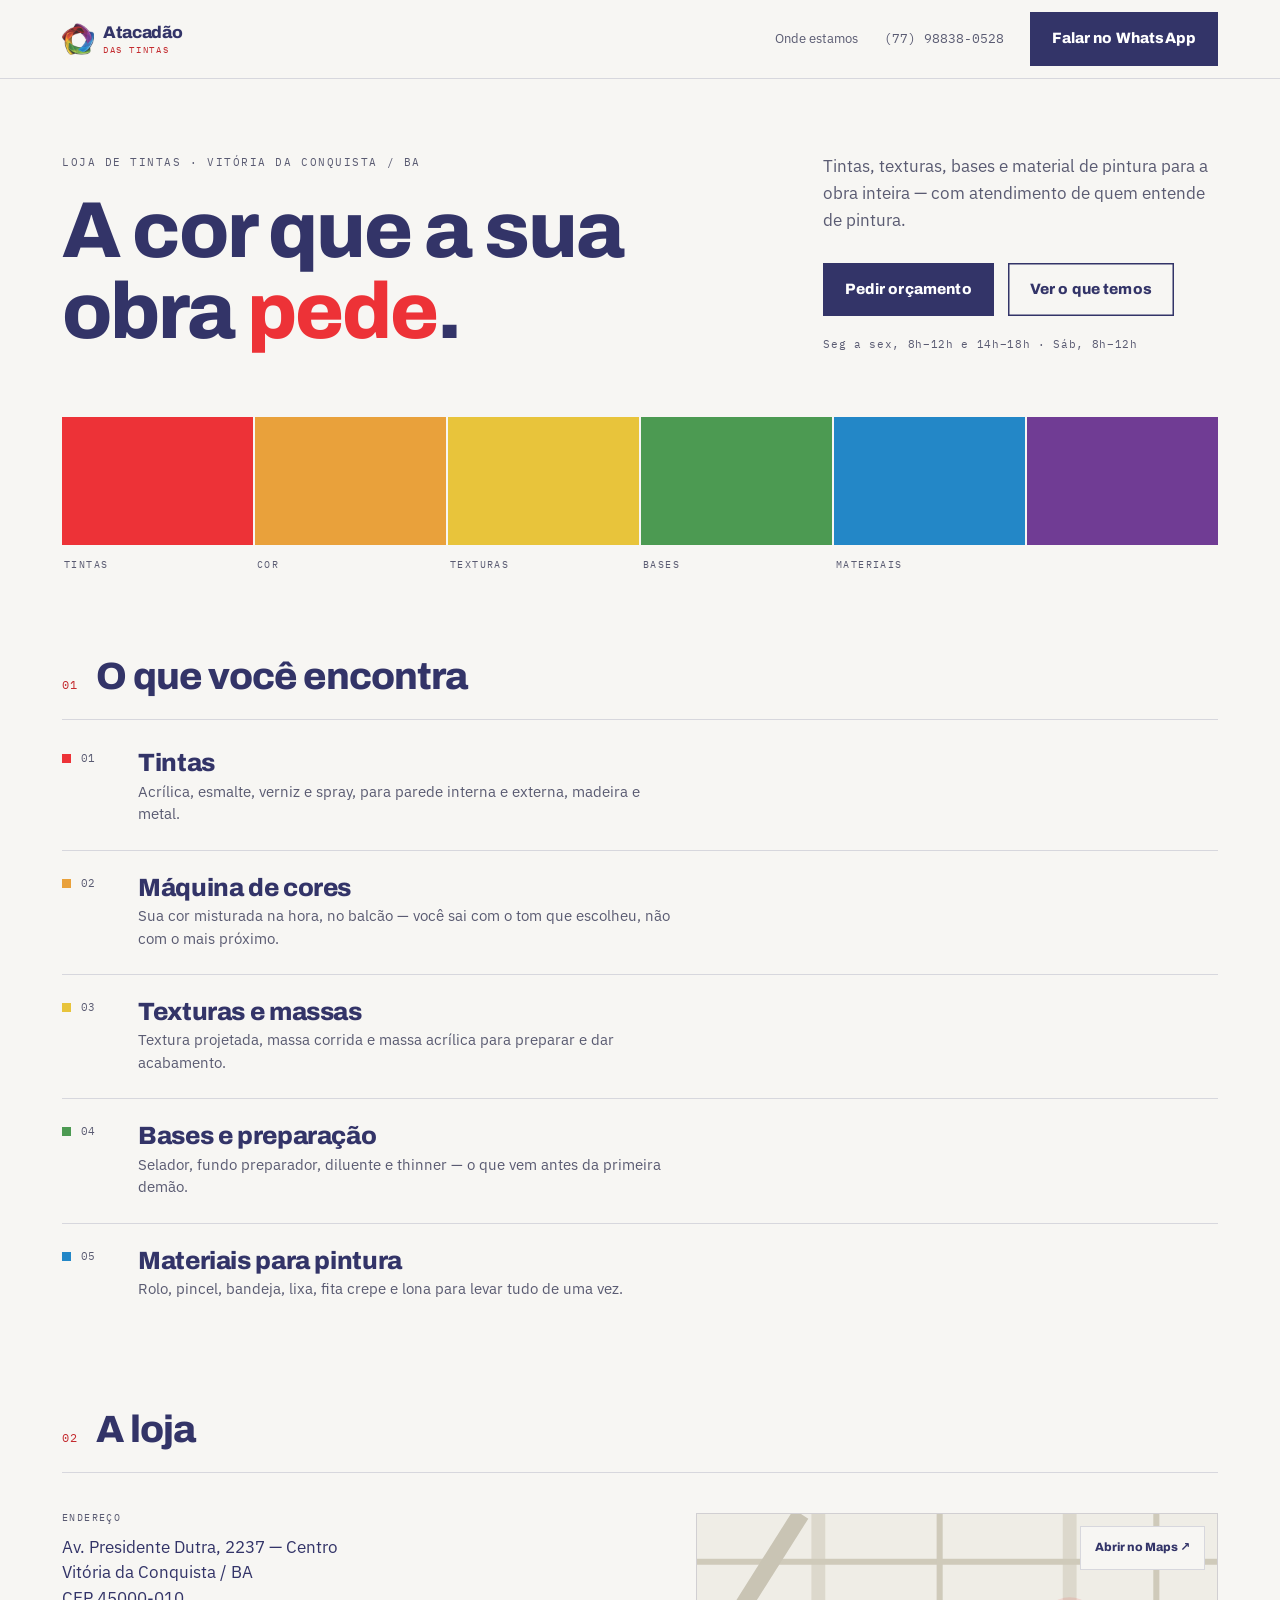
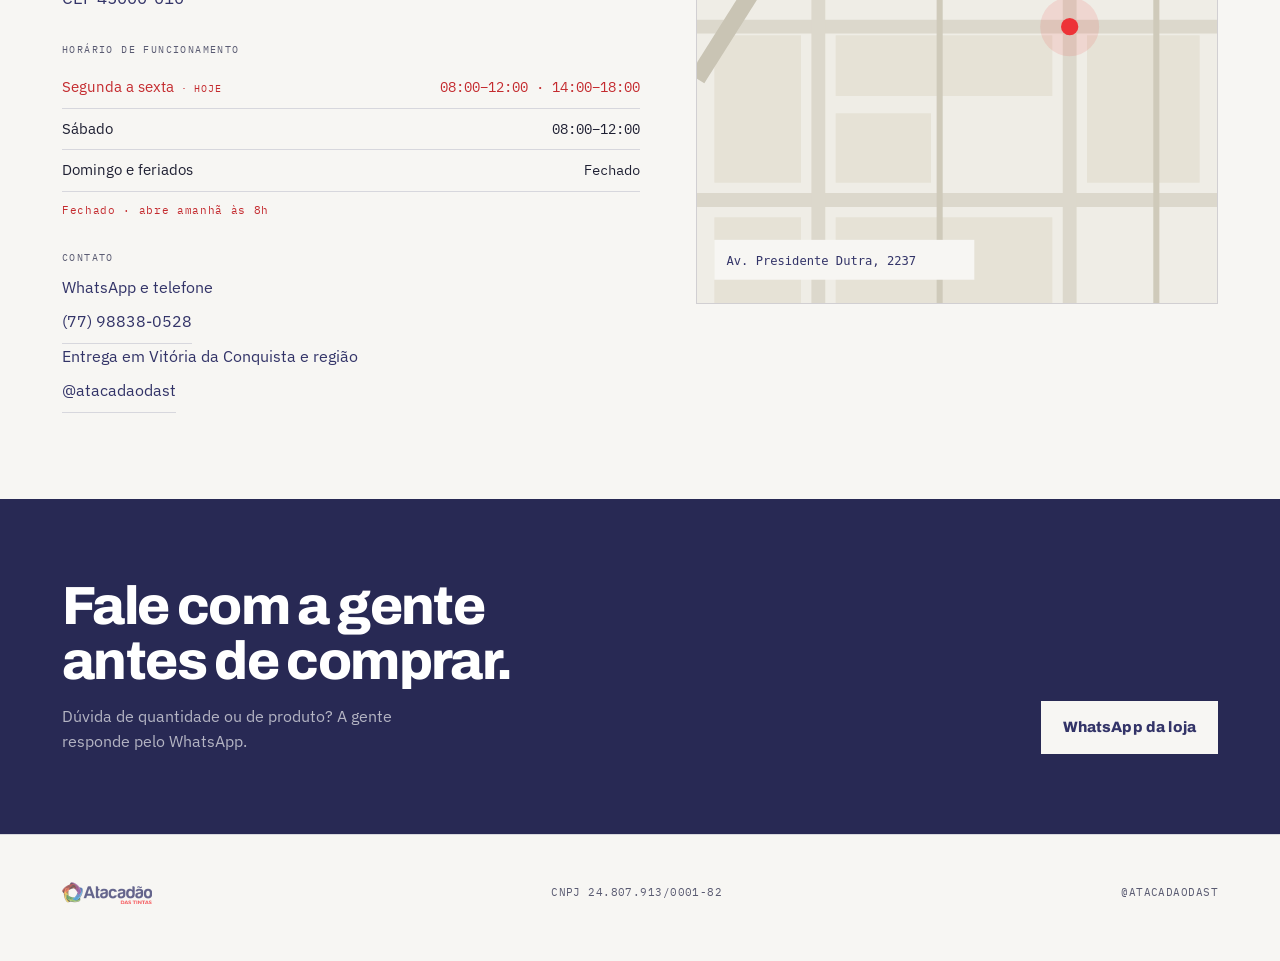
<file: index.html>
<!doctype html>
<html lang="pt-BR">
<head>
<meta charset="utf-8">
<meta name="viewport" content="width=device-width,initial-scale=1">
<meta name="google-site-verification" content="SzkHpNEaigz8Da1lZLpRu8ZPuYipW_GLKUeQfuF9Fug">
<meta name="msvalidate.01" content="31C689AA9D3E0335439464A3CF7A7111">
<title>Atacadão das Tintas — Centro, Vitória da Conquista / BA</title>
<meta name="description" content="Tintas, texturas, bases e materiais para pintura em Vitória da Conquista. Atacado e varejo no Centro, com atendimento por WhatsApp.">
<link rel="canonical" href="https://atacadaodastintas.netlify.app/">
<meta property="og:type" content="website">
<meta property="og:site_name" content="Atacadão das Tintas — Centro, Vitória da Conquista">
<meta property="og:locale" content="pt_BR">
<meta property="og:url" content="https://atacadaodastintas.netlify.app/">
<meta property="og:title" content="Atacadão das Tintas — Centro, Vitória da Conquista / BA">
<meta property="og:description" content="Tintas, texturas, bases e materiais para pintura em Vitória da Conquista. Atacado e varejo no Centro, com atendimento por WhatsApp.">
<meta property="og:image" content="https://atacadaodastintas.netlify.app/assets/img/og-1200x630.png">
<meta property="og:image:width" content="1200">
<meta property="og:image:height" content="630">
<meta property="og:image:alt" content="Atacadão das Tintas — Vitória da Conquista / BA">
<meta name="twitter:card" content="summary_large_image">
<meta name="twitter:title" content="Atacadão das Tintas — Centro, Vitória da Conquista / BA">
<meta name="twitter:description" content="Tintas, texturas, bases e materiais para pintura em Vitória da Conquista. Atacado e varejo no Centro, com atendimento por WhatsApp.">
<meta name="twitter:image" content="https://atacadaodastintas.netlify.app/assets/img/og-1200x630.png">
<meta name="theme-color" content="#333468">
<link rel="icon" href="assets/img/favicon-32.png" sizes="32x32" type="image/png">
<link rel="icon" href="assets/img/favicon-16.png" sizes="16x16" type="image/png">
<link rel="apple-touch-icon" href="assets/img/apple-touch-icon.png">
<link rel="preload" href="assets/fonts/archivo-800.woff2" as="font" type="font/woff2" crossorigin>
<link rel="stylesheet" href="assets/css/tokens.css">
<link rel="stylesheet" href="assets/css/styles.css">
<script type="application/ld+json">
{
  "@context": "https://schema.org",
  "@type": "HardwareStore",
  "name": "Atacadão das Tintas",
  "url": "https://atacadaodastintas.netlify.app/",
  "image": "https://atacadaodastintas.netlify.app/assets/img/og-1200x630.png",
  "address": {
    "@type": "PostalAddress",
    "streetAddress": "Av. Presidente Dutra, 2237 — Centro",
    "addressLocality": "Vitória da Conquista",
    "addressRegion": "BA",
    "postalCode": "45000-010",
    "addressCountry": "BR"
  },
  "telephone": "+55 77 98838-0528",
  "sameAs": ["https://www.instagram.com/atacadaodast/"],
  "openingHoursSpecification": [
    {
      "@type": "OpeningHoursSpecification",
      "dayOfWeek": ["Monday", "Tuesday", "Wednesday", "Thursday", "Friday"],
      "opens": "08:00",
      "closes": "12:00"
    },
    {
      "@type": "OpeningHoursSpecification",
      "dayOfWeek": ["Monday", "Tuesday", "Wednesday", "Thursday", "Friday"],
      "opens": "14:00",
      "closes": "18:00"
    },
    {
      "@type": "OpeningHoursSpecification",
      "dayOfWeek": "Saturday",
      "opens": "08:00",
      "closes": "12:00"
    }
  ]
}
</script>
</head>
<body>

<a class="skip" href="#produtos">Ir para o conteúdo</a>

<header class="bar">
  <div class="wrap bar-in">
    <a class="marca-link" href="#produtos" aria-label="Atacadão das Tintas — início">
      <img src="assets/img/simbolo-96.png" alt="" width="32" height="32">
      <span class="marca-texto">
        <span class="marca-nome">Atacadão</span>
        <span class="marca-sub">DAS TINTAS</span>
      </span>
    </a>
    <nav class="bar-nav">
      <a href="#loja">Onde estamos</a>
      <a class="bar-tel" href="tel:+5577988380528">(77) 98838-0528</a>
      <a class="btn btn-solid" href="https://wa.me/5577988380528">Falar no WhatsApp</a>
    </nav>
  </div>
</header>

<section class="hero">
  <div class="wrap">
    <div class="hero-grid">
      <div>
        <p class="eyebrow">Loja de tintas · Vitória da Conquista / BA</p>
        <h1>A cor que a sua obra <em>pede</em>.</h1>
      </div>
      <div class="hero-side">
        <p class="lede">Tintas, texturas, bases e material de pintura para a obra inteira — com atendimento de quem entende de pintura.</p>
        <div class="ctas">
          <a class="btn btn-solid" href="https://wa.me/5577988380528">Pedir orçamento</a>
          <a class="btn btn-ghost" href="#produtos">Ver o que temos</a>
        </div>
        <p class="note">Seg a sex, 8h–12h e 14h–18h · Sáb, 8h–12h</p>
      </div>
    </div>
  </div>

  <div class="wrap">
    <div class="deck" aria-hidden="true">
      <div></div>
      <div></div>
      <div></div>
      <div></div>
      <div></div>
      <div></div>
    </div>
    <div class="deck-labels" aria-hidden="true">
      <span>Tintas</span><span>Cor</span><span>Texturas</span><span>Bases</span><span>Materiais</span>
    </div>
  </div>
</section>

<main id="produtos" tabindex="-1">

  <section class="secao">
    <div class="wrap">
      <div class="sec-head"><span class="num">01</span><h2>O que você encontra</h2></div>

      <article class="linha-produto">
        <span class="indice"><i></i>01</span>
        <div>
          <h3>Tintas</h3>
          <p>Acrílica, esmalte, verniz e spray, para parede interna e externa, madeira e metal.</p>
        </div>
      </article>

      <article class="linha-produto">
        <span class="indice"><i></i>02</span>
        <div>
          <h3>Máquina de cores</h3>
          <p>Sua cor misturada na hora, no balcão — você sai com o tom que escolheu, não com o mais próximo.</p>
        </div>
      </article>

      <article class="linha-produto">
        <span class="indice"><i></i>03</span>
        <div>
          <h3>Texturas e massas</h3>
          <p>Textura projetada, massa corrida e massa acrílica para preparar e dar acabamento.</p>
        </div>
      </article>

      <article class="linha-produto">
        <span class="indice"><i></i>04</span>
        <div>
          <h3>Bases e preparação</h3>
          <p>Selador, fundo preparador, diluente e thinner — o que vem antes da primeira demão.</p>
        </div>
      </article>

      <article class="linha-produto">
        <span class="indice"><i></i>05</span>
        <div>
          <h3>Materiais para pintura</h3>
          <p>Rolo, pincel, bandeja, lixa, fita crepe e lona para levar tudo de uma vez.</p>
        </div>
      </article>
    </div>
  </section>

  <section class="secao secao-loja" id="loja">
    <div class="wrap">
      <div class="sec-head"><span class="num">02</span><h2>A loja</h2></div>
      <div class="loja">
        <div class="loja-info">
          <div class="bloco">
            <h3 class="rotulo">Endereço</h3>
            <address>Av. Presidente Dutra, 2237 — Centro<br>Vitória da Conquista / BA<br>CEP 45000-010</address>
          </div>

          <div class="bloco">
            <h3 class="rotulo">Horário de funcionamento</h3>
            <table class="horarios">
              <caption>Horário de funcionamento</caption>
              <tbody>
                <tr data-dias="1,2,3,4,5">
                  <th scope="row">Segunda a sexta</th>
                  <td>08:00–12:00 · 14:00–18:00</td>
                </tr>
                <tr data-dias="6">
                  <th scope="row">Sábado</th>
                  <td>08:00–12:00</td>
                </tr>
                <tr data-dias="0">
                  <th scope="row">Domingo e feriados</th>
                  <td>Fechado</td>
                </tr>
              </tbody>
            </table>
            <p class="status" data-status-horario></p>
          </div>

          <div class="bloco">
            <h3 class="rotulo">Contato</h3>
            <p class="contato-linha">WhatsApp e telefone</p>
            <p class="contato-linha"><a href="tel:+5577988380528">(77) 98838-0528</a></p>
            <p class="contato-linha">Entrega em Vitória da Conquista e região</p>
            <p class="contato-linha"><a href="https://www.instagram.com/atacadaodast/" target="_blank" rel="noopener">@atacadaodast</a></p>
          </div>
        </div>

        <div class="mapcard">
          <img src="assets/img/mapa.svg" alt="Mapa esquemático da loja na Av. Presidente Dutra, 2237, Centro, Vitória da Conquista" width="600" height="450" loading="lazy">
          <a class="mapbtn" href="https://www.google.com/maps/search/?api=1&amp;query=Av.%20Presidente%20Dutra%2C%202237%20-%20Centro%2C%20Vit%C3%B3ria%20da%20Conquista%20-%20BA%2C%2045000-010" target="_blank" rel="noopener">Abrir no Maps ↗</a>
        </div>
      </div>
    </div>
  </section>

  <section class="cta" id="contato">
    <div class="wrap cta-in">
      <div>
        <h2>Fale com a gente antes de comprar.</h2>
        <p>Dúvida de quantidade ou de produto? A gente responde pelo WhatsApp.</p>
      </div>
      <a class="btn btn-paper" href="https://wa.me/5577988380528">WhatsApp da loja</a>
    </div>
  </section>

</main>

<footer class="foot">
  <div class="wrap foot-in">
    <img src="assets/img/logo-rodape.png" alt="Atacadão das Tintas" width="90" height="22" loading="lazy">
    <span class="mono">CNPJ 24.807.913/0001-82</span>
    <a class="mono" href="https://www.instagram.com/atacadaodast/" target="_blank" rel="noopener">@atacadaodast</a>
  </div>
</footer>

<script type="module" src="assets/js/hours.js"></script>
</body>
</html>
</file>
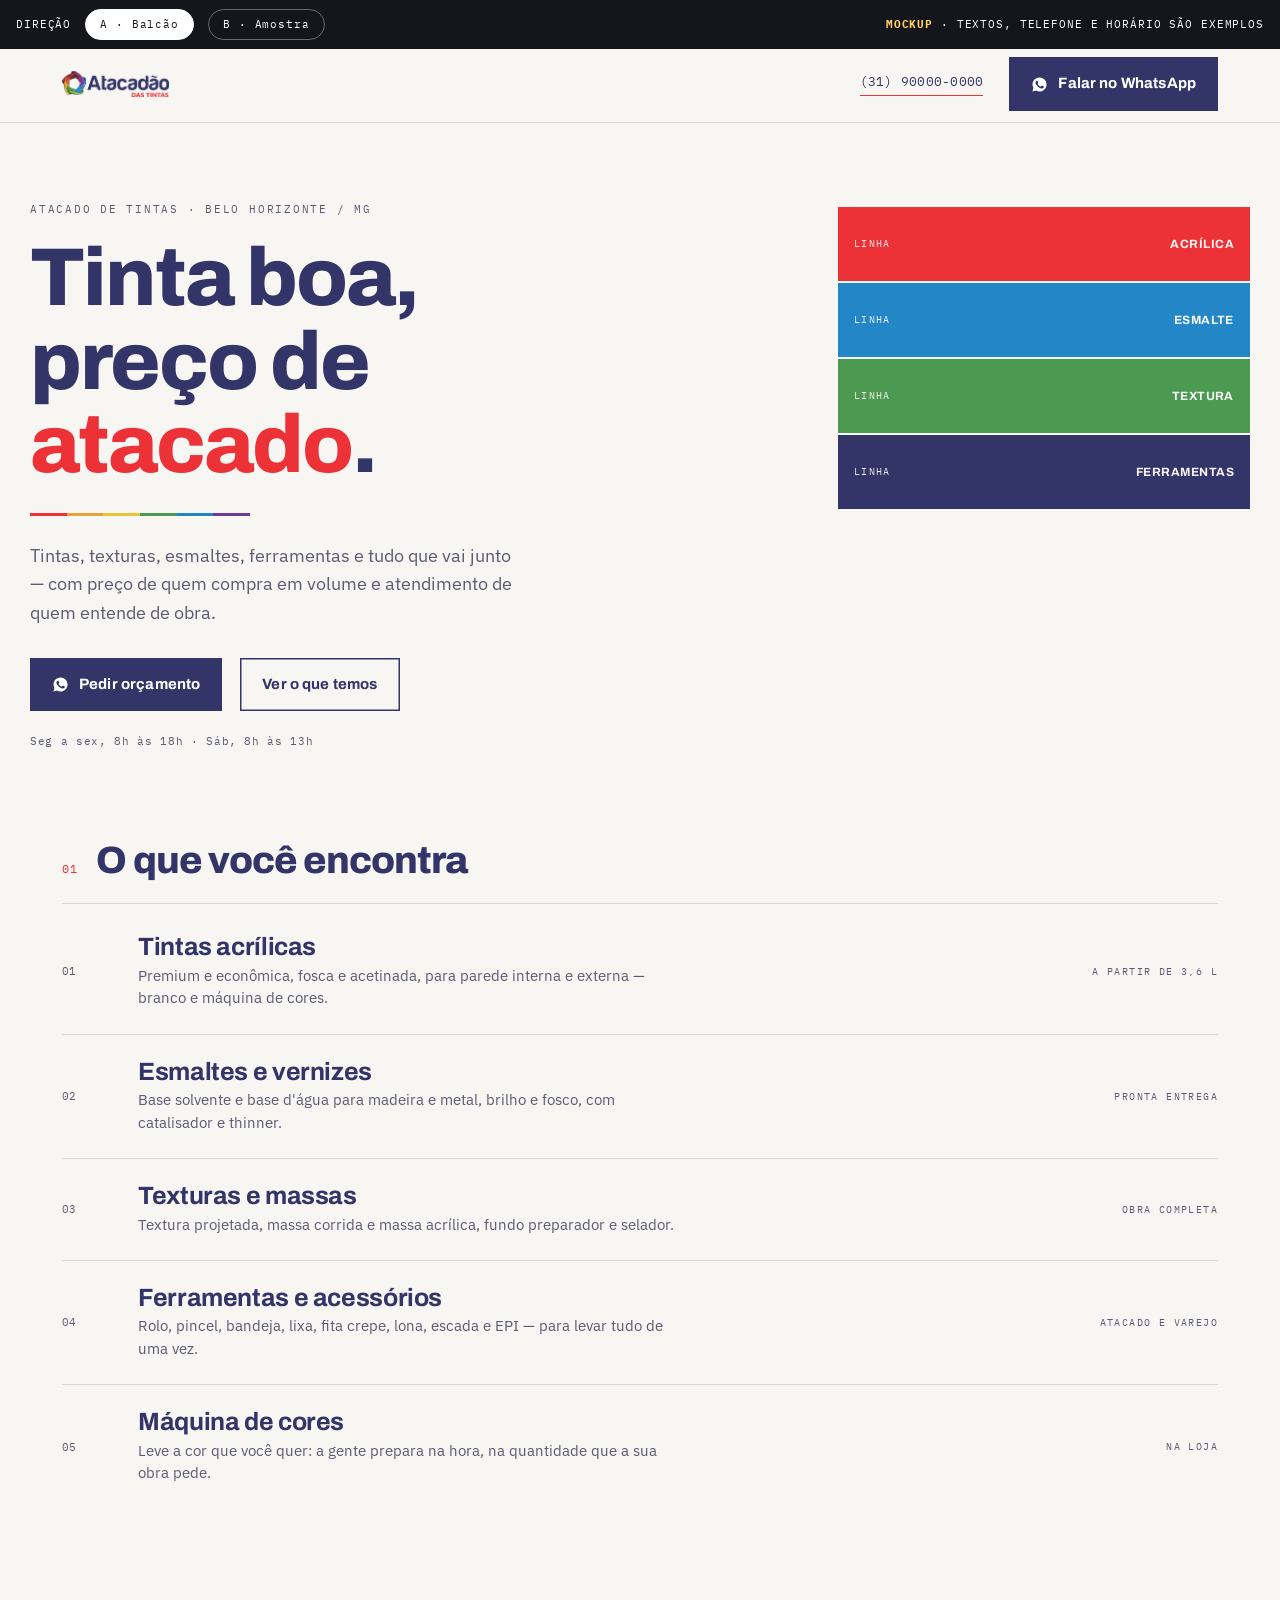
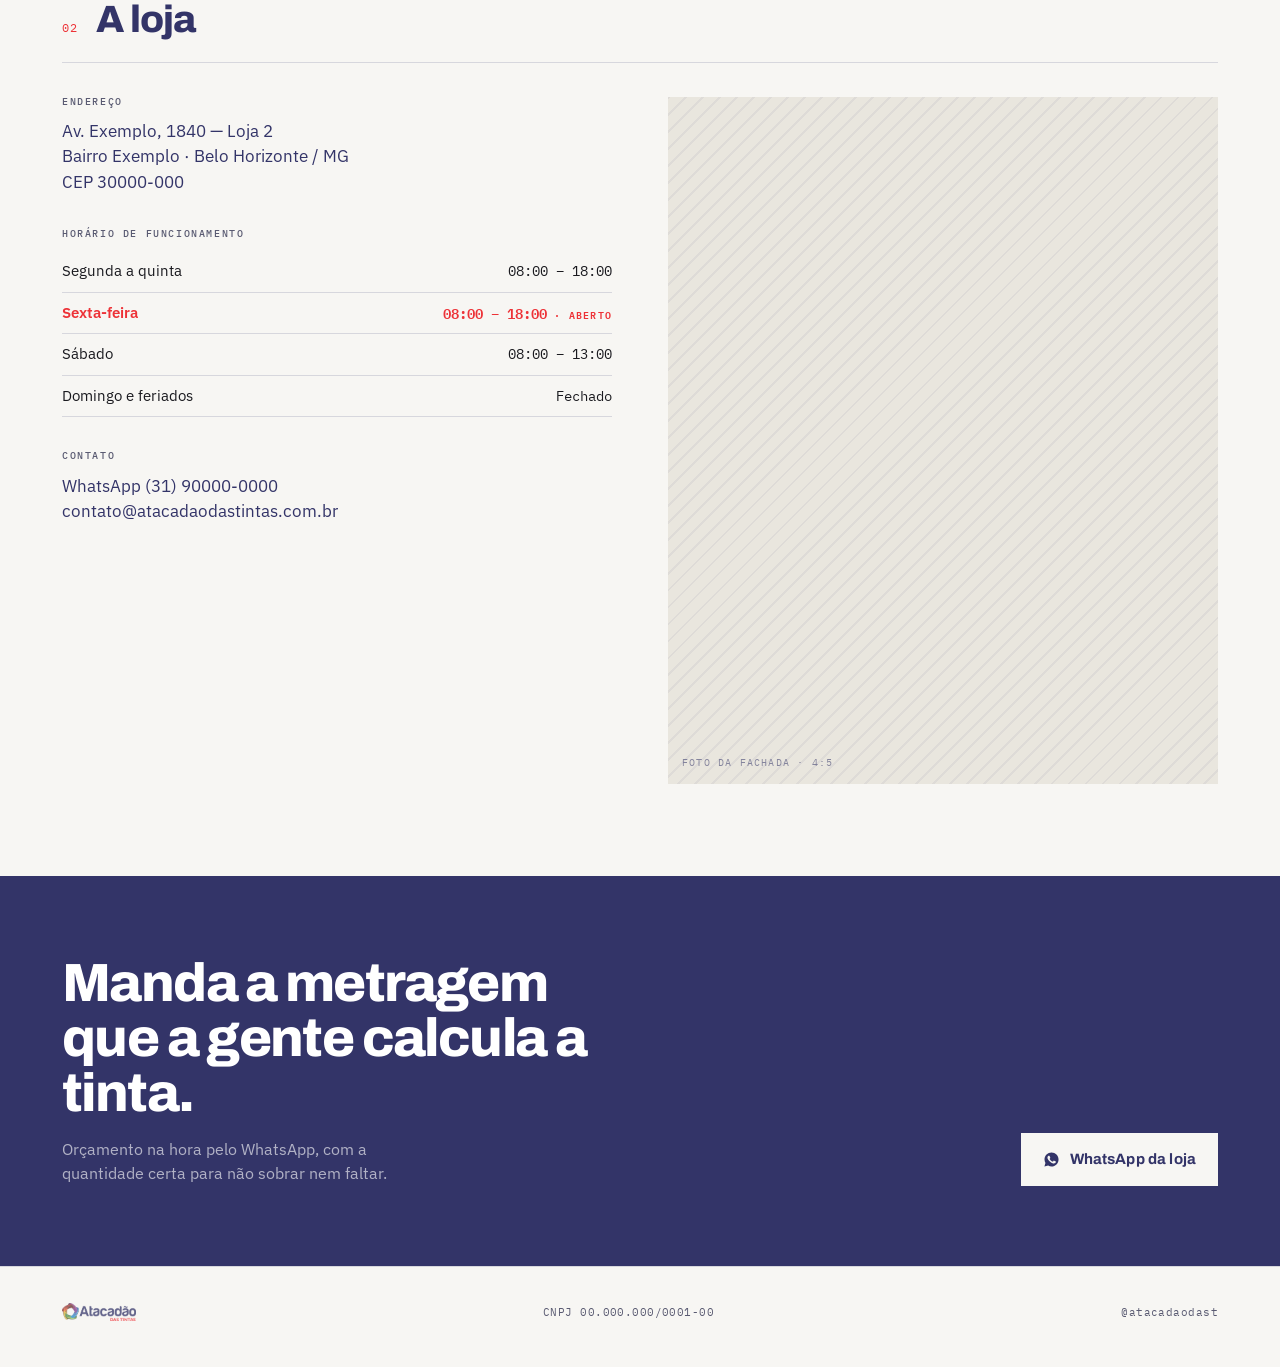
<file: mockups/direcoes.html>
<!doctype html>
<html lang="pt-BR">
<head>
<meta charset="utf-8">
<meta name="viewport" content="width=device-width,initial-scale=1">
<title>Direções visuais — Atacadão das Tintas</title>
<link rel="preconnect" href="https://fonts.googleapis.com">
<link rel="preconnect" href="https://fonts.gstatic.com" crossorigin>
<link href="https://fonts.googleapis.com/css2?family=Archivo:wght@600;700;800&family=IBM+Plex+Sans:wght@400;500;600&family=IBM+Plex+Mono:wght@400;500&display=swap" rel="stylesheet">
<style>
:root{
  --navy:#333468; --navy-2:#282954; --red:#ED3237; --paper:#F7F6F3;
  --ink:#1A1A1F; --muted:#5A5B72; --line:rgba(51,52,104,.16);
  --orange:#E9A13B; --yellow:#E8C43B; --green:#4C9A52; --blue:#2387C7; --purple:#703C94;
  --max:1220px;
}
*{box-sizing:border-box}
html{-webkit-text-size-adjust:100%}
body{
  margin:0; background:var(--paper); color:var(--ink);
  font-family:"IBM Plex Sans",system-ui,sans-serif; font-size:16px; line-height:1.55;
  -webkit-font-smoothing:antialiased;
}
img{max-width:100%;display:block}
a{color:inherit}
h1,h2,h3,h4{margin:0;font-family:Archivo,system-ui,sans-serif;font-weight:800;letter-spacing:-.025em;line-height:1.02}
p{margin:0}
.wrap{max-width:var(--max);margin:0 auto;padding:0 32px}
.eyebrow{
  font-family:"IBM Plex Mono",monospace;font-size:11px;letter-spacing:.16em;
  text-transform:uppercase;color:var(--muted);
}
.spectrum{height:3px;width:100%;background:linear-gradient(90deg,
  var(--red) 0 16.6%, var(--orange) 16.6% 33.3%, var(--yellow) 33.3% 50%,
  var(--green) 50% 66.6%, var(--blue) 66.6% 83.3%, var(--purple) 83.3% 100%);}
.btn{
  display:inline-flex;align-items:center;gap:10px;
  padding:15px 22px;border:0;border-radius:0;
  font-family:Archivo,sans-serif;font-weight:700;font-size:15px;letter-spacing:.01em;
  text-decoration:none;cursor:pointer;transition:transform .12s ease,background .12s ease;
}
.btn svg{width:17px;height:17px;flex:none}
.btn:hover{transform:translateY(-1px)}
.btn-solid{background:var(--navy);color:#fff}
.btn-solid:hover{background:var(--navy-2)}
.btn-ghost{background:transparent;color:var(--navy);box-shadow:inset 0 0 0 1.5px var(--navy)}
.ph{
  background:
    repeating-linear-gradient(135deg,rgba(51,52,104,.06) 0 2px,transparent 2px 12px),
    #E9E6DE;
  display:flex;align-items:flex-end;padding:14px;
  font-family:"IBM Plex Mono",monospace;font-size:10px;letter-spacing:.12em;
  text-transform:uppercase;color:rgba(51,52,104,.55);
}

/* ---------- barra de controle (só do mockup) ---------- */
.switch{
  position:fixed;top:0;left:0;right:0;z-index:99;
  display:flex;align-items:center;gap:14px;flex-wrap:wrap;
  padding:9px 16px;background:#15161c;color:#fff;
  font-family:"IBM Plex Mono",monospace;font-size:11px;letter-spacing:.08em;text-transform:uppercase;
}
.switch b{color:#ffd166}
.switch .sp{flex:1}
.switch button{
  font:inherit;letter-spacing:.08em;cursor:pointer;
  background:transparent;color:#fff;border:1px solid rgba(255,255,255,.35);
  padding:6px 14px;border-radius:999px;
}
.switch button[aria-pressed="true"]{background:#fff;color:#15161c;border-color:#fff}
.pad{height:46px}

/* =========================================================
   DIREÇÃO A — BALCÃO (papel, editorial, tipográfico)
   ========================================================= */
.a .bar{border-bottom:1px solid var(--line);background:var(--paper);position:sticky;top:46px;z-index:20}
.a .bar-in{display:flex;align-items:center;justify-content:space-between;gap:24px;height:76px}
.a .logo{height:26px;width:auto}
.a .bar-right{display:flex;align-items:center;gap:26px;font-size:13px;color:var(--muted)}
.a .bar-right .tel{font-family:"IBM Plex Mono",monospace;font-size:13px;letter-spacing:.02em;color:var(--navy);text-decoration:none;border-bottom:1px solid var(--red);padding-bottom:2px}
.a .bar-right span{display:none}

.a .hero{padding:78px 0 0}
.a .hero-grid{display:grid;grid-template-columns:1.55fr .85fr;gap:56px;align-items:start}
.a h1{font-size:clamp(44px,6.4vw,84px);color:var(--navy);margin:18px 0 26px;max-width:12ch}
.a h1 em{font-style:normal;color:var(--red)}
.a .lede{font-size:18px;line-height:1.6;color:var(--muted);max-width:44ch;margin-bottom:30px}
.a .ctas{display:flex;align-items:center;gap:18px;flex-wrap:wrap}
.a .note{font-family:"IBM Plex Mono",monospace;font-size:11px;color:var(--muted);letter-spacing:.06em;margin-top:22px}

.a .chips{display:grid;gap:2px;margin-top:6px}
.a .chip{height:74px;display:flex;align-items:center;justify-content:space-between;padding:0 16px;color:#fff}
.a .chip span{font-family:"IBM Plex Mono",monospace;font-size:10px;letter-spacing:.14em;text-transform:uppercase;opacity:.9}
.a .chip strong{font-family:Archivo,sans-serif;font-weight:700;font-size:12px;letter-spacing:.04em;text-transform:uppercase;opacity:.95}

.a section{padding:92px 0}
.a .sec-head{display:flex;align-items:baseline;gap:18px;padding-bottom:22px;border-bottom:1px solid var(--line);margin-bottom:6px}
.a .sec-head .num{font-family:"IBM Plex Mono",monospace;font-size:12px;color:var(--red);letter-spacing:.1em}
.a .sec-head h2{font-size:clamp(26px,3vw,38px);color:var(--navy)}
.a .row{display:grid;grid-template-columns:52px 1fr auto;gap:24px;align-items:center;padding:24px 0;border-bottom:1px solid var(--line)}
.a .row .n{font-family:"IBM Plex Mono",monospace;font-size:11px;color:var(--muted)}
.a .row h3{font-size:clamp(19px,2vw,25px);color:var(--navy);font-weight:700;letter-spacing:-.015em}
.a .row p{font-size:14.5px;color:var(--muted);margin-top:5px;max-width:60ch}
.a .row .tag{font-family:"IBM Plex Mono",monospace;font-size:10px;letter-spacing:.14em;text-transform:uppercase;color:var(--muted);white-space:nowrap}

.a .loja{display:grid;grid-template-columns:1fr 1fr;gap:56px;align-items:start}
.a .loja .ph{aspect-ratio:4/3}
.a .block{margin-bottom:34px}
.a .block h4{font-family:"IBM Plex Mono",monospace;font-weight:500;font-size:10px;letter-spacing:.16em;text-transform:uppercase;color:var(--muted);margin-bottom:12px}
.a address{font-style:normal;font-size:17px;line-height:1.5;color:var(--navy)}
.a .hours{width:100%;border-collapse:collapse;font-size:14.5px}
.a .hours td{padding:9px 0;border-bottom:1px solid var(--line)}
.a .hours td:last-child{text-align:right;font-family:"IBM Plex Mono",monospace;font-size:13.5px}
.a .hours tr.now td{color:var(--red);font-weight:600}
.a .hours tr.now td:last-child::after{content:" · aberto";font-size:10px;letter-spacing:.12em;text-transform:uppercase}

.a .cta{background:var(--navy);color:#fff;padding:80px 0}
.a .cta .inner{display:flex;align-items:flex-end;justify-content:space-between;gap:40px;flex-wrap:wrap}
.a .cta h2{font-size:clamp(30px,4.2vw,54px);max-width:16ch;letter-spacing:-.03em}
.a .cta p{color:rgba(255,255,255,.62);font-size:16px;margin-top:16px;max-width:38ch}
.a .btn-paper{background:var(--paper);color:var(--navy)}
.a .btn-paper:hover{background:#fff}
.a .foot{padding:36px 0 46px;border-top:1px solid var(--line);font-size:12px;color:var(--muted)}
.a .foot-in{display:flex;justify-content:space-between;gap:24px;flex-wrap:wrap;align-items:center}
.a .foot img{height:18px;width:auto;opacity:.75}
.a .foot .mono{font-family:"IBM Plex Mono",monospace;font-size:11px;letter-spacing:.04em}

/* =========================================================
   DIREÇÃO B — AMOSTRA (espectro, escuro, gráfico)
   ========================================================= */
.b .bar{background:var(--navy);color:#fff;position:sticky;top:46px;z-index:20}
.b .bar-in{display:flex;align-items:center;justify-content:space-between;gap:24px;height:84px}
.b .tile{background:var(--paper);padding:9px 14px;display:flex;align-items:center}
.b .tile img{height:20px;width:auto}
.b .bar-right{display:flex;align-items:center;gap:22px}
.b .bar-right a{font-family:"IBM Plex Mono",monospace;font-size:12px;letter-spacing:.08em;text-transform:uppercase;text-decoration:none;color:#fff;opacity:.85}
.b .bar-right .btn{padding:11px 18px;font-size:13px}

.b .hero{background:var(--navy);color:#fff;padding:72px 0 0;overflow:hidden}
.b .hero h1{font-size:clamp(46px,8.4vw,116px);letter-spacing:-.04em;text-transform:uppercase;line-height:.86}
.b .hero h1 span{color:var(--red)}
.b .hero .sub{margin-top:26px;font-size:17px;color:rgba(255,255,255,.72);max-width:46ch}
.b .hero .act{margin:32px 0 58px;display:flex;gap:16px;flex-wrap:wrap;align-items:center}
.b .btn-red{background:var(--red);color:#fff}
.b .deck{display:grid;grid-template-columns:repeat(6,1fr);height:150px}
.b .deck div{position:relative;display:flex;align-items:flex-end;padding:12px;font-family:"IBM Plex Mono",monospace;font-size:10px;letter-spacing:.12em;text-transform:uppercase;color:rgba(0,0,0,.55)}
.b .deck div:nth-child(n+4){color:rgba(255,255,255,.8)}
.b .deck div:nth-child(1){background:var(--red)}
.b .deck div:nth-child(2){background:var(--orange)}
.b .deck div:nth-child(3){background:var(--yellow)}
.b .deck div:nth-child(4){background:var(--green)}
.b .deck div:nth-child(5){background:var(--blue)}
.b .deck div:nth-child(6){background:var(--purple)}

.b section{padding:88px 0}
.b .sec-head{display:flex;justify-content:space-between;align-items:flex-end;gap:24px;margin-bottom:34px}
.b .sec-head h2{font-size:clamp(28px,3.4vw,44px);color:var(--navy);text-transform:uppercase;letter-spacing:-.03em}
.b .grid3{display:grid;grid-template-columns:repeat(3,1fr);gap:2px;background:var(--line)}
.b .cell{background:var(--paper);padding:26px 24px 30px;min-height:196px;display:flex;flex-direction:column;justify-content:space-between}
.b .cell .dot{width:26px;height:26px}
.b .cell h3{font-size:20px;color:var(--navy);font-weight:700;margin-bottom:8px;letter-spacing:-.02em}
.b .cell p{font-size:14px;color:var(--muted)}
.b .cell .k{font-family:"IBM Plex Mono",monospace;font-size:10px;letter-spacing:.14em;text-transform:uppercase;color:var(--muted)}

.b .dark-band{background:var(--navy-2);color:#fff}
.b .dark-band .sec-head h2{color:#fff}
.b .info{display:grid;grid-template-columns:1.1fr .9fr;gap:2px;background:rgba(255,255,255,.16)}
.b .info > div{background:var(--navy-2);padding:32px}
.b .info h4{font-family:"IBM Plex Mono",monospace;font-weight:500;font-size:10px;letter-spacing:.16em;text-transform:uppercase;color:rgba(255,255,255,.5);margin-bottom:14px}
.b .info address{font-style:normal;font-size:19px;line-height:1.45}
.b .info .big{font-family:Archivo,sans-serif;font-weight:800;font-size:26px;letter-spacing:-.02em;margin-top:18px}
.b .hh{display:grid;grid-template-columns:auto auto;gap:6px 24px;font-size:15px}
.b .hh .d{color:rgba(255,255,255,.6)}
.b .hh .h{font-family:"IBM Plex Mono",monospace;font-size:14px;text-align:right}
.b .hh .now{color:var(--red)}
.b .map{background:repeating-linear-gradient(135deg,rgba(255,255,255,.05) 0 2px,transparent 2px 14px),rgba(255,255,255,.04);min-height:150px;margin-top:20px;display:flex;align-items:flex-end;padding:14px;font-family:"IBM Plex Mono",monospace;font-size:10px;letter-spacing:.12em;text-transform:uppercase;color:rgba(255,255,255,.45)}

.b .foot{background:var(--navy);color:rgba(255,255,255,.6);padding:34px 0 44px;font-size:12px}
.b .foot-in{display:flex;justify-content:space-between;gap:24px;flex-wrap:wrap;align-items:center}
.b .foot .tile{padding:6px 9px}
.b .foot .tile img{height:14px}
.b .foot .mono{font-family:"IBM Plex Mono",monospace;font-size:11px;letter-spacing:.04em}

@media (max-width:900px){
  .wrap{padding:0 20px}
  .a .hero-grid,.a .loja{grid-template-columns:1fr;gap:40px}
  .a .bar-right .tel{display:none}
  .a .bar-right span{display:inline}
  .b .grid3{grid-template-columns:1fr}
  .b .info{grid-template-columns:1fr}
  .a section,.b section{padding:64px 0}
  .a .row{grid-template-columns:34px 1fr;gap:16px}
  .a .row .tag{display:none}
  .b .bar-right a{display:none}
}
</style>
</head>
<body>

<div class="switch">
  <span>Direção</span>
  <button id="btn-a" aria-pressed="true" onclick="show('a')">A · Balcão</button>
  <button id="btn-b" aria-pressed="false" onclick="show('b')">B · Amostra</button>
  <span class="sp"></span>
  <span><b>mockup</b> · textos, telefone e horário são exemplos</span>
</div>
<div class="pad"></div>

<!-- ==================== DIREÇÃO A ==================== -->
<div class="a" id="dir-a">

  <header class="bar">
    <div class="wrap bar-in">
      <img class="logo" src="../assets/logo/LOGO_AF_HORIZONTAL.png" alt="Atacadão das Tintas">
      <nav class="bar-right">
        <a class="tel" href="tel:+5531900000000">(31) 90000-0000</a>
        <span>Belo Horizonte · MG</span>
        <a class="btn btn-solid" href="#contato">
          <svg viewBox="0 0 24 24" fill="currentColor"><path d="M12.04 2C6.58 2 2.13 6.45 2.13 11.91c0 1.75.46 3.45 1.32 4.95L2 22l5.25-1.38c1.45.79 3.08 1.21 4.79 1.21 5.46 0 9.91-4.45 9.91-9.91C21.95 6.45 17.5 2 12.04 2zm5.8 14.16c-.24.68-1.4 1.3-1.93 1.35-.53.05-1.03.24-3.48-.72-2.95-1.16-4.8-4.2-4.95-4.4-.14-.19-1.16-1.55-1.16-2.96 0-1.4.73-2.09 1-2.38.26-.29.57-.36.77-.36.19 0 .39.01.56.01.18 0 .43-.07.67.51.24.58.82 2 .89 2.14.07.15.12.32.02.51-.1.19-.15.31-.29.48-.15.17-.31.38-.44.51-.15.15-.3.31-.13.6.17.29.77 1.27 1.66 2.06 1.14 1.01 2.1 1.32 2.39 1.47.29.15.46.12.63-.07.17-.19.73-.85.93-1.14.19-.29.39-.24.65-.15.27.1 1.69.8 1.98.94.29.15.48.22.55.34.07.13.07.75-.17 1.43z"/></svg>
          Falar no WhatsApp
        </a>
      </nav>
    </div>
  </header>

  <div class="wrap hero">
    <div class="hero-grid">
      <div>
        <p class="eyebrow">Atacado de tintas · Belo Horizonte / MG</p>
        <h1>Tinta boa, preço de <em>atacado</em>.</h1>
        <div class="spectrum" style="max-width:220px;margin-bottom:26px"></div>
        <p class="lede">Tintas, texturas, esmaltes, ferramentas e tudo que vai junto — com preço de quem compra em volume e atendimento de quem entende de obra.</p>
        <div class="ctas">
          <a class="btn btn-solid" href="#contato">
            <svg viewBox="0 0 24 24" fill="currentColor"><path d="M12.04 2C6.58 2 2.13 6.45 2.13 11.91c0 1.75.46 3.45 1.32 4.95L2 22l5.25-1.38c1.45.79 3.08 1.21 4.79 1.21 5.46 0 9.91-4.45 9.91-9.91C21.95 6.45 17.5 2 12.04 2zm5.8 14.16c-.24.68-1.4 1.3-1.93 1.35-.53.05-1.03.24-3.48-.72-2.95-1.16-4.8-4.2-4.95-4.4-.14-.19-1.16-1.55-1.16-2.96 0-1.4.73-2.09 1-2.38.26-.29.57-.36.77-.36.19 0 .39.01.56.01.18 0 .43-.07.67.51.24.58.82 2 .89 2.14.07.15.12.32.02.51-.1.19-.15.31-.29.48-.15.17-.31.38-.44.51-.15.15-.3.31-.13.6.17.29.77 1.27 1.66 2.06 1.14 1.01 2.1 1.32 2.39 1.47.29.15.46.12.63-.07.17-.19.73-.85.93-1.14.19-.29.39-.24.65-.15.27.1 1.69.8 1.98.94.29.15.48.22.55.34.07.13.07.75-.17 1.43z"/></svg>
            Pedir orçamento
          </a>
          <a class="btn btn-ghost" href="#produtos">Ver o que temos</a>
        </div>
        <p class="note">Seg a sex, 8h às 18h · Sáb, 8h às 13h</p>
      </div>

      <div class="chips">
        <div class="chip" style="background:var(--red)"><span>Linha</span><strong>Acrílica</strong></div>
        <div class="chip" style="background:var(--blue)"><span>Linha</span><strong>Esmalte</strong></div>
        <div class="chip" style="background:var(--green)"><span>Linha</span><strong>Textura</strong></div>
        <div class="chip" style="background:var(--navy)"><span>Linha</span><strong>Ferramentas</strong></div>
      </div>
    </div>
  </div>

  <section id="produtos">
    <div class="wrap">
      <div class="sec-head"><span class="num">01</span><h2>O que você encontra</h2></div>
      <div class="row"><span class="n">01</span><div><h3>Tintas acrílicas</h3><p>Premium e econômica, fosca e acetinada, para parede interna e externa — branco e máquina de cores.</p></div><span class="tag">a partir de 3,6 L</span></div>
      <div class="row"><span class="n">02</span><div><h3>Esmaltes e vernizes</h3><p>Base solvente e base d'água para madeira e metal, brilho e fosco, com catalisador e thinner.</p></div><span class="tag">pronta entrega</span></div>
      <div class="row"><span class="n">03</span><div><h3>Texturas e massas</h3><p>Textura projetada, massa corrida e massa acrílica, fundo preparador e selador.</p></div><span class="tag">obra completa</span></div>
      <div class="row"><span class="n">04</span><div><h3>Ferramentas e acessórios</h3><p>Rolo, pincel, bandeja, lixa, fita crepe, lona, escada e EPI — para levar tudo de uma vez.</p></div><span class="tag">atacado e varejo</span></div>
      <div class="row" style="border-bottom:0"><span class="n">05</span><div><h3>Máquina de cores</h3><p>Leve a cor que você quer: a gente prepara na hora, na quantidade que a sua obra pede.</p></div><span class="tag">na loja</span></div>
    </div>
  </section>

  <section style="padding-top:0">
    <div class="wrap">
      <div class="sec-head"><span class="num">02</span><h2>A loja</h2></div>
      <div class="loja" style="margin-top:34px">
        <div>
          <div class="block">
            <h4>Endereço</h4>
            <address>Av. Exemplo, 1840 — Loja 2<br>Bairro Exemplo · Belo Horizonte / MG<br>CEP 30000-000</address>
          </div>
          <div class="block">
            <h4>Horário de funcionamento</h4>
            <table class="hours">
              <tr><td>Segunda a quinta</td><td>08:00 – 18:00</td></tr>
              <tr class="now"><td>Sexta-feira</td><td>08:00 – 18:00</td></tr>
              <tr><td>Sábado</td><td>08:00 – 13:00</td></tr>
              <tr><td>Domingo e feriados</td><td>Fechado</td></tr>
            </table>
          </div>
          <div class="block" style="margin-bottom:0">
            <h4>Contato</h4>
            <address>WhatsApp (31) 90000-0000<br>contato@atacadaodastintas.com.br</address>
          </div>
        </div>
        <div class="ph" style="aspect-ratio:4/5">foto da fachada · 4:5</div>
      </div>
    </div>
  </section>

  <div class="cta" id="contato">
    <div class="wrap inner">
      <div>
        <h2 style="color:#fff">Manda a metragem que a gente calcula a tinta.</h2>
        <p>Orçamento na hora pelo WhatsApp, com a quantidade certa para não sobrar nem faltar.</p>
      </div>
      <a class="btn btn-paper" href="#">
        <svg viewBox="0 0 24 24" fill="currentColor"><path d="M12.04 2C6.58 2 2.13 6.45 2.13 11.91c0 1.75.46 3.45 1.32 4.95L2 22l5.25-1.38c1.45.79 3.08 1.21 4.79 1.21 5.46 0 9.91-4.45 9.91-9.91C21.95 6.45 17.5 2 12.04 2zm5.8 14.16c-.24.68-1.4 1.3-1.93 1.35-.53.05-1.03.24-3.48-.72-2.95-1.16-4.8-4.2-4.95-4.4-.14-.19-1.16-1.55-1.16-2.96 0-1.4.73-2.09 1-2.38.26-.29.57-.36.77-.36.19 0 .39.01.56.01.18 0 .43-.07.67.51.24.58.82 2 .89 2.14.07.15.12.32.02.51-.1.19-.15.31-.29.48-.15.17-.31.38-.44.51-.15.15-.3.31-.13.6.17.29.77 1.27 1.66 2.06 1.14 1.01 2.1 1.32 2.39 1.47.29.15.46.12.63-.07.17-.19.73-.85.93-1.14.19-.29.39-.24.65-.15.27.1 1.69.8 1.98.94.29.15.48.22.55.34.07.13.07.75-.17 1.43z"/></svg>
        WhatsApp da loja
      </a>
    </div>
  </div>

  <footer class="foot">
    <div class="wrap foot-in">
      <img src="../assets/logo/LOGO_AF_HORIZONTAL.png" alt="Atacadão das Tintas">
      <span class="mono">CNPJ 00.000.000/0001-00</span>
      <span class="mono">@atacadaodast</span>
    </div>
  </footer>
</div>

<!-- ==================== DIREÇÃO B ==================== -->
<div class="b" id="dir-b" hidden>

  <header class="bar">
    <div class="wrap bar-in">
      <div class="tile"><img src="../assets/logo/LOGO_AF_HORIZONTAL.png" alt="Atacadão das Tintas"></div>
      <nav class="bar-right">
        <a href="#linhas">Linhas</a>
        <a href="#loja">Onde estamos</a>
        <a class="btn btn-red" href="#contato">WhatsApp</a>
      </nav>
    </div>
  </header>

  <div class="hero">
    <div class="wrap">
      <h1>Todas as cores.<br><span>Um só lugar.</span></h1>
      <p class="sub">Atacado de tintas, texturas, esmaltes e ferramentas. Preço de volume, atendimento de balcão, entrega na obra.</p>
      <div class="act">
        <a class="btn btn-red" href="#contato">Pedir orçamento no WhatsApp</a>
        <a class="btn btn-ghost" style="color:#fff;box-shadow:inset 0 0 0 1.5px rgba(255,255,255,.5)" href="#loja">Onde estamos</a>
      </div>
    </div>
    <div class="deck">
      <div>Acrílica</div><div>Esmalte</div><div>Textura</div><div>Verniz</div><div>Ferramentas</div><div>Cor</div>
    </div>
  </div>

  <section id="linhas">
    <div class="wrap">
      <div class="sec-head">
        <div>
          <p class="eyebrow" style="margin-bottom:10px">01 — Linhas</p>
          <h2>Do fundo ao acabamento</h2>
        </div>
        <p style="max-width:32ch;color:var(--muted);font-size:15px">Tudo para a obra inteira, numa compra só.</p>
      </div>
      <div class="grid3">
        <div class="cell">
          <div class="dot" style="background:var(--red)"></div>
          <div><h3>Tintas acrílicas</h3><p>Interna e externa, fosca e acetinada, branco e máquina de cores.</p></div>
          <span class="k">3,6 L · 18 L</span>
        </div>
        <div class="cell">
          <div class="dot" style="background:var(--blue)"></div>
          <div><h3>Esmaltes e vernizes</h3><p>Madeira e metal, base solvente e base d'água, brilho e fosco.</p></div>
          <span class="k">pronta entrega</span>
        </div>
        <div class="cell">
          <div class="dot" style="background:var(--green)"></div>
          <div><h3>Texturas e massas</h3><p>Textura projetada, massa corrida, acrílica, selador e fundo.</p></div>
          <span class="k">obra completa</span>
        </div>
        <div class="cell">
          <div class="dot" style="background:var(--purple)"></div>
          <div><h3>Ferramentas</h3><p>Rolo, pincel, bandeja, lixa, fita, lona, escada e EPI.</p></div>
          <span class="k">atacado e varejo</span>
        </div>
        <div class="cell">
          <div class="dot" style="background:var(--orange)"></div>
          <div><h3>Máquina de cores</h3><p>A cor que você quer, preparada na hora, na quantidade da sua obra.</p></div>
          <span class="k">na loja</span>
        </div>
        <div class="cell">
          <div class="dot" style="background:var(--yellow)"></div>
          <div><h3>Entrega</h3><p>Compra grande? A gente combina a entrega direto no canteiro.</p></div>
          <span class="k">consulte a região</span>
        </div>
      </div>
    </div>
  </section>

  <section class="dark-band" id="loja">
    <div class="wrap">
      <div class="sec-head">
        <div>
          <p class="eyebrow" style="color:rgba(255,255,255,.5);margin-bottom:10px">02 — Onde e quando</p>
          <h2>A loja</h2>
        </div>
        <a class="btn btn-red" href="#">Traçar rota</a>
      </div>
      <div class="info">
        <div>
          <h4>Endereço</h4>
          <address>Av. Exemplo, 1840 — Loja 2<br>Bairro Exemplo<br>Belo Horizonte / MG · 30000-000</address>
          <div class="big">(31) 90000-0000</div>
          <div class="map">mapa · embed do Google</div>
        </div>
        <div>
          <h4>Horário</h4>
          <div class="hh">
            <span class="d">Seg — Qui</span><span class="h">08:00 – 18:00</span>
            <span class="d now">Sexta</span><span class="h now">08:00 – 18:00</span>
            <span class="d">Sábado</span><span class="h">08:00 – 13:00</span>
            <span class="d">Domingo</span><span class="h">Fechado</span>
          </div>
          <p style="margin-top:26px;color:rgba(255,255,255,.6);font-size:14px">Feriados: consulte no WhatsApp antes de vir.</p>
        </div>
      </div>
    </div>
  </section>

  <section id="contato">
    <div class="wrap" style="display:flex;justify-content:space-between;align-items:flex-end;gap:40px;flex-wrap:wrap">
      <div>
        <p class="eyebrow" style="margin-bottom:12px">03 — Contato</p>
        <h2 style="font-size:clamp(30px,4.4vw,58px);color:var(--navy);text-transform:uppercase;max-width:16ch">Manda a metragem. A gente calcula.</h2>
      </div>
      <a class="btn btn-red" href="#" style="padding:18px 26px;font-size:16px">Falar no WhatsApp</a>
    </div>
  </section>

  <footer class="foot">
    <div class="wrap foot-in">
      <div class="tile"><img src="../assets/logo/LOGO_AF_HORIZONTAL.png" alt="Atacadão das Tintas"></div>
      <span class="mono">CNPJ 00.000.000/0001-00</span>
      <span class="mono">@atacadaodast · Instagram</span>
    </div>
  </footer>
</div>

<script>
  function show(d){
    document.getElementById('dir-a').hidden = d !== 'a';
    document.getElementById('dir-b').hidden = d !== 'b';
    document.getElementById('btn-a').setAttribute('aria-pressed', d === 'a');
    document.getElementById('btn-b').setAttribute('aria-pressed', d === 'b');
    window.scrollTo(0,0);
  }
  (function(){
    var d = new URLSearchParams(location.search).get('d');
    if (d === 'a' || d === 'b') show(d);
  })();
</script>
</body>
</html>
</file>
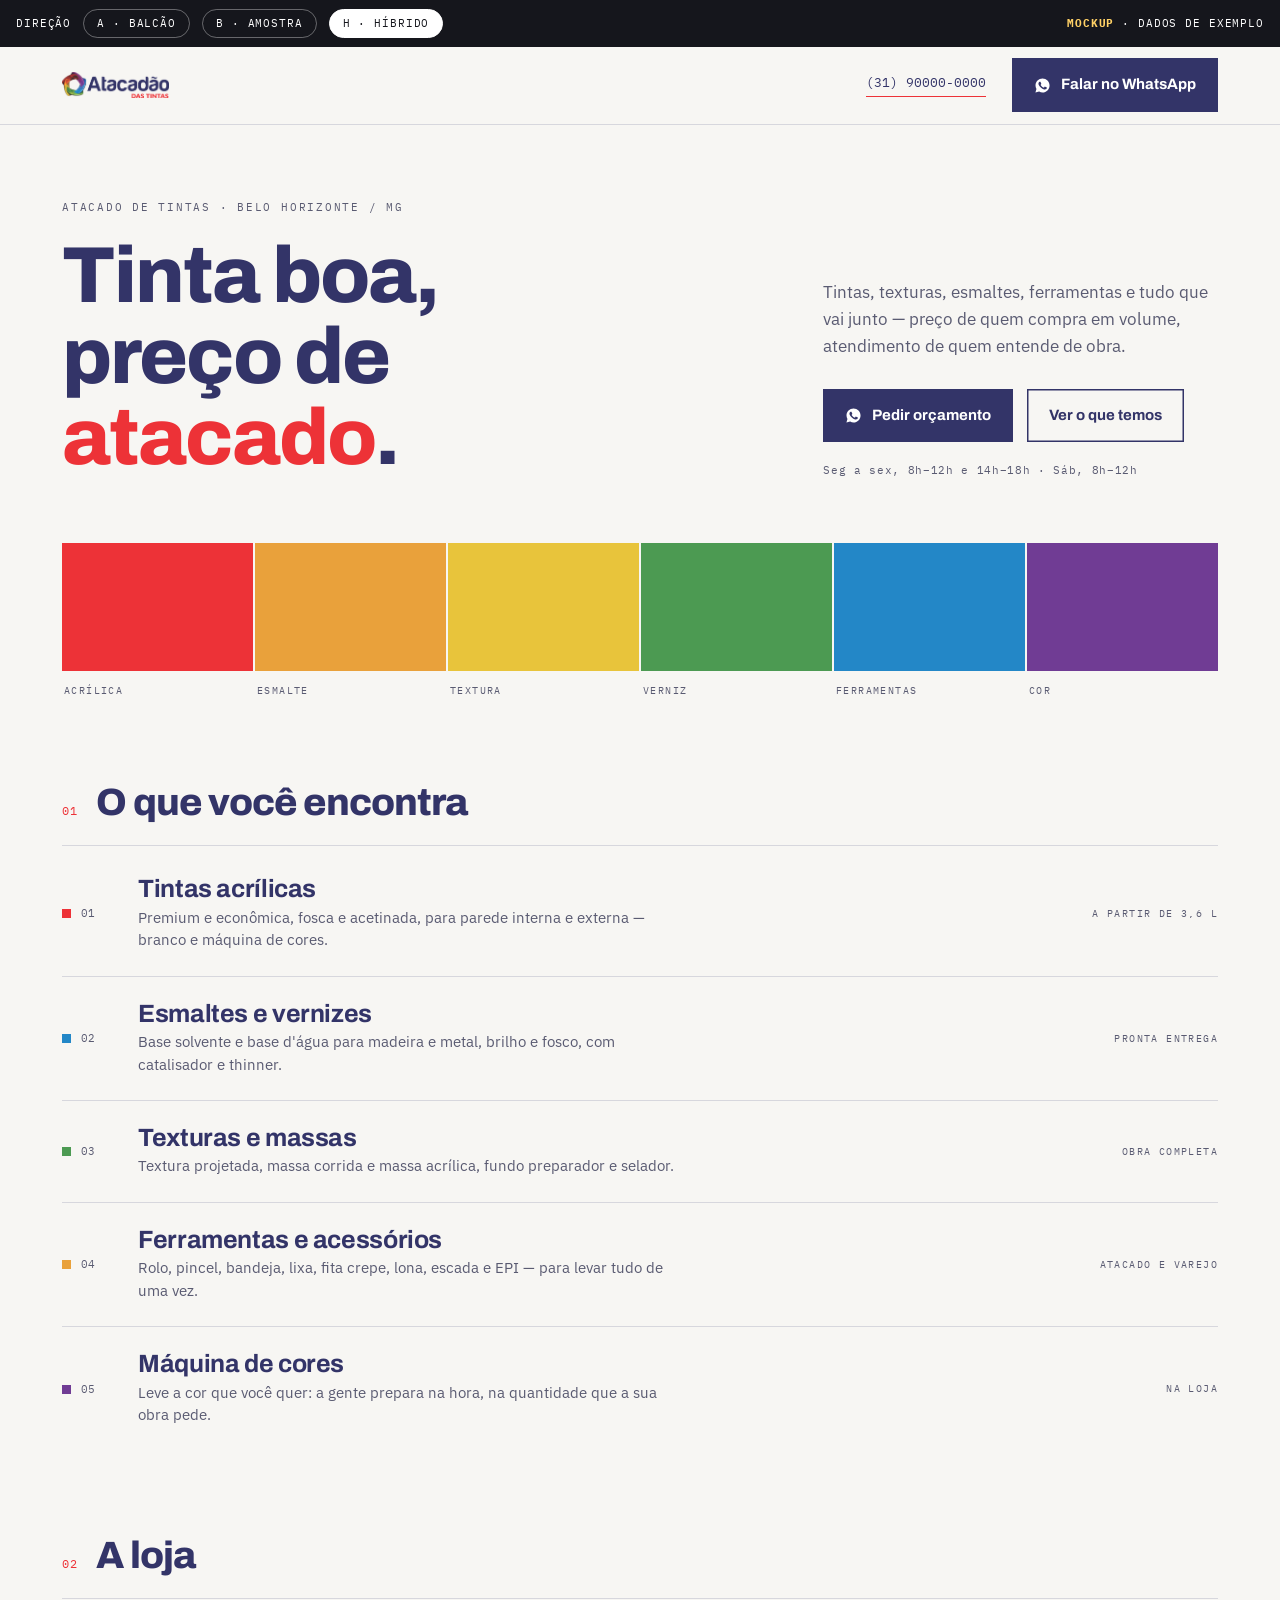
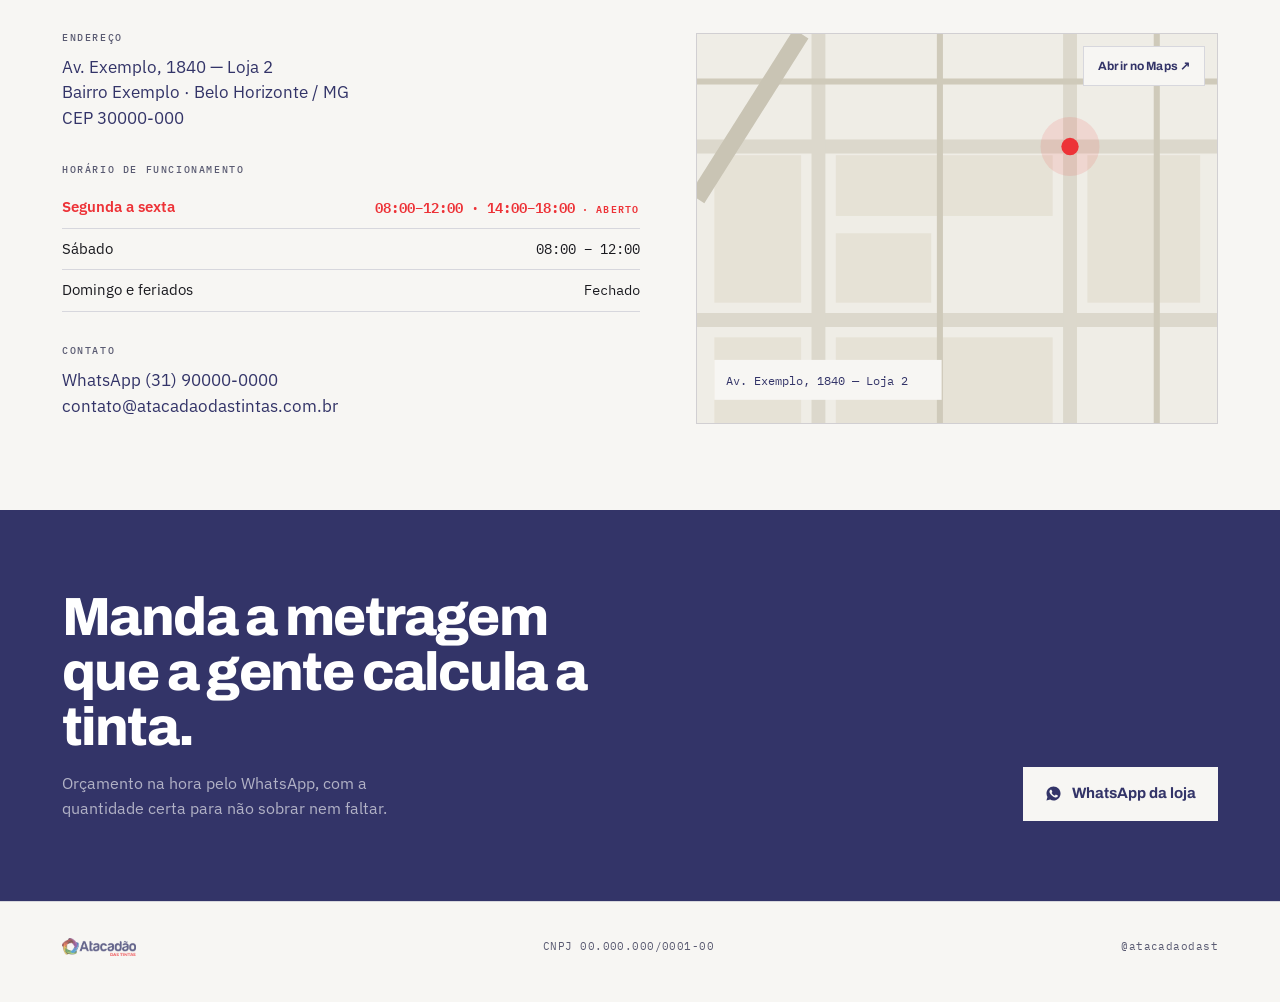
<file: mockups/hibrido.html>
<!doctype html>
<html lang="pt-BR">
<head>
<meta charset="utf-8">
<meta name="viewport" content="width=device-width,initial-scale=1">
<title>Direção H — Híbrido · Atacadão das Tintas</title>
<link rel="preconnect" href="https://fonts.googleapis.com">
<link rel="preconnect" href="https://fonts.gstatic.com" crossorigin>
<link href="https://fonts.googleapis.com/css2?family=Archivo:wght@600;700;800&family=IBM+Plex+Sans:wght@400;500;600&family=IBM+Plex+Mono:wght@400;500&display=swap" rel="stylesheet">
<style>
:root{
  --navy:#333468; --navy-2:#282954; --red:#ED3237; --paper:#F7F6F3;
  --ink:#1A1A1F; --muted:#5A5B72; --line:rgba(51,52,104,.16);
  --orange:#E9A13B; --yellow:#E8C43B; --green:#4C9A52; --blue:#2387C7; --purple:#703C94;
  --max:1220px;
}
*{box-sizing:border-box}
body{
  margin:0; background:var(--paper); color:var(--ink);
  font-family:"IBM Plex Sans",system-ui,sans-serif; font-size:16px; line-height:1.55;
  -webkit-font-smoothing:antialiased;
}
img{max-width:100%;display:block}
a{color:inherit}
h1,h2,h3,h4{margin:0;font-family:Archivo,system-ui,sans-serif;font-weight:800;letter-spacing:-.025em;line-height:1.02}
p{margin:0}
.wrap{max-width:var(--max);margin:0 auto;padding:0 32px}
.eyebrow{font-family:"IBM Plex Mono",monospace;font-size:11px;letter-spacing:.16em;text-transform:uppercase;color:var(--muted)}
.btn{
  display:inline-flex;align-items:center;gap:10px;padding:15px 22px;border:0;border-radius:0;
  font-family:Archivo,sans-serif;font-weight:700;font-size:15px;text-decoration:none;cursor:pointer;
  transition:transform .12s ease,background .12s ease;
}
.btn svg{width:17px;height:17px;flex:none}
.btn:hover{transform:translateY(-1px)}
.btn-solid{background:var(--navy);color:#fff}
.btn-solid:hover{background:var(--navy-2)}
.btn-ghost{background:transparent;color:var(--navy);box-shadow:inset 0 0 0 1.5px var(--navy)}
.ph{
  background:repeating-linear-gradient(135deg,rgba(51,52,104,.06) 0 2px,transparent 2px 12px),#E9E6DE;
  display:flex;align-items:flex-end;padding:14px;
  font-family:"IBM Plex Mono",monospace;font-size:10px;letter-spacing:.12em;
  text-transform:uppercase;color:rgba(51,52,104,.55);
}

/* barra de controle do mockup */
.switch{
  position:fixed;top:0;left:0;right:0;z-index:99;display:flex;align-items:center;gap:12px;flex-wrap:wrap;
  padding:9px 16px;background:#15161c;color:#fff;
  font-family:"IBM Plex Mono",monospace;font-size:11px;letter-spacing:.08em;text-transform:uppercase;
}
.switch b{color:#ffd166}
.switch .sp{flex:1}
.switch a{color:#fff;text-decoration:none;padding:5px 13px;border:1px solid rgba(255,255,255,.35);border-radius:999px}
.switch a[aria-current="page"]{background:#fff;color:#15161c;border-color:#fff}
.pad{height:46px}

/* header */
.bar{border-bottom:1px solid var(--line);background:var(--paper);position:sticky;top:46px;z-index:20}
.bar-in{display:flex;align-items:center;justify-content:space-between;gap:24px;height:78px}
.bar .logo{height:26px;width:auto}
.bar nav{display:flex;align-items:center;gap:26px;font-size:13px;color:var(--muted)}
.bar .tel{font-family:"IBM Plex Mono",monospace;font-size:13px;color:var(--navy);text-decoration:none;border-bottom:1px solid var(--red);padding-bottom:2px}

/* hero assimétrico */
.hero{padding:74px 0 0}
.hero-grid{display:grid;grid-template-columns:1.6fr .9fr;gap:60px;align-items:end}
h1.hero-t{font-size:clamp(44px,6.2vw,82px);color:var(--navy);margin-top:20px;max-width:11ch}
h1.hero-t em{font-style:normal;color:var(--red)}
.hero-side .lede{font-size:17px;line-height:1.6;color:var(--muted);margin-bottom:28px}
.hero-side .ctas{display:flex;gap:14px;flex-wrap:wrap}
.hero-side .note{font-family:"IBM Plex Mono",monospace;font-size:11px;letter-spacing:.06em;color:var(--muted);margin-top:20px}

/* leque de cores */
.deck{margin-top:64px;display:grid;grid-template-columns:repeat(6,1fr);gap:2px;height:128px;background:var(--paper)}
.deck div:nth-child(1){background:var(--red)}
.deck div:nth-child(2){background:var(--orange)}
.deck div:nth-child(3){background:var(--yellow)}
.deck div:nth-child(4){background:var(--green)}
.deck div:nth-child(5){background:var(--blue)}
.deck div:nth-child(6){background:var(--purple)}
.deck-labels{display:grid;grid-template-columns:repeat(6,1fr);gap:2px;padding:12px 0 0;border-bottom:0}
.deck-labels span{font-family:"IBM Plex Mono",monospace;font-size:10px;letter-spacing:.14em;text-transform:uppercase;color:var(--muted);padding-left:2px}

section{padding:86px 0}
.sec-head{display:flex;align-items:baseline;gap:18px;padding-bottom:22px;border-bottom:1px solid var(--line);margin-bottom:6px}
.sec-head .num{font-family:"IBM Plex Mono",monospace;font-size:12px;color:var(--red);letter-spacing:.1em}
.sec-head h2{font-size:clamp(26px,3vw,38px);color:var(--navy)}

.row{display:grid;grid-template-columns:52px 1fr auto;gap:24px;align-items:center;padding:24px 0;border-bottom:1px solid var(--line)}
.row .n{font-family:"IBM Plex Mono",monospace;font-size:11px;color:var(--muted);display:flex;align-items:center;gap:10px}
.row .n i{width:9px;height:9px;display:block;flex:none}
.row h3{font-size:clamp(19px,2vw,25px);color:var(--navy);font-weight:700;letter-spacing:-.015em}
.row p{font-size:14.5px;color:var(--muted);margin-top:5px;max-width:60ch}
.row .tag{font-family:"IBM Plex Mono",monospace;font-size:10px;letter-spacing:.14em;text-transform:uppercase;color:var(--muted);white-space:nowrap}

.loja{display:grid;grid-template-columns:1.05fr .95fr;gap:56px;align-items:start}
.block{margin-bottom:34px}
.block h4{font-family:"IBM Plex Mono",monospace;font-weight:500;font-size:10px;letter-spacing:.16em;text-transform:uppercase;color:var(--muted);margin-bottom:12px}
address{font-style:normal;font-size:17px;line-height:1.5;color:var(--navy)}
.hours{width:100%;border-collapse:collapse;font-size:14.5px}
.hours td{padding:9px 0;border-bottom:1px solid var(--line)}
.hours td:last-child{text-align:right;font-family:"IBM Plex Mono",monospace;font-size:13.5px}
.hours tr.now td{color:var(--red);font-weight:600}
.hours tr.now td:last-child::after{content:" · aberto";font-size:10px;letter-spacing:.12em;text-transform:uppercase}
.fachada{aspect-ratio:4/3}
.mapcard{position:relative;border:1px solid var(--line);overflow:hidden;aspect-ratio:4/3;background:#EFEDE6}
.mapcard svg{width:100%;height:100%;display:block}
.mapbtn{
  position:absolute;top:12px;right:12px;background:var(--paper);color:var(--navy);
  font-family:Archivo,sans-serif;font-weight:700;font-size:12px;letter-spacing:.01em;
  padding:10px 14px;text-decoration:none;border:1px solid var(--line);
}
.mapbtn:hover{background:#fff}

.cta{background:var(--navy);color:#fff;padding:80px 0}
.cta .inner{display:flex;align-items:flex-end;justify-content:space-between;gap:40px;flex-wrap:wrap}
.cta h2{font-size:clamp(30px,4.2vw,54px);max-width:16ch;letter-spacing:-.03em}
.cta p{color:rgba(255,255,255,.62);font-size:16px;margin-top:16px;max-width:38ch}
.btn-paper{background:var(--paper);color:var(--navy)}
.btn-paper:hover{background:#fff}

.foot{padding:36px 0 46px;border-top:1px solid var(--line);font-size:12px;color:var(--muted)}
.foot-in{display:flex;justify-content:space-between;gap:24px;flex-wrap:wrap;align-items:center}
.foot img{height:18px;width:auto;opacity:.75}
.mono{font-family:"IBM Plex Mono",monospace;font-size:11px;letter-spacing:.04em}

@media (max-width:900px){
  .switch{position:static}
  .pad{display:none}
  .bar{top:0}
  .wrap{padding:0 20px}
  .hero-grid{grid-template-columns:1fr;gap:34px;align-items:start}
  .bar nav .tel{display:none}
  section{padding:62px 0}
  .row{grid-template-columns:34px 1fr;gap:16px}
  .row .tag{display:none}
  .loja{grid-template-columns:1fr;gap:40px}
  .deck{grid-template-columns:repeat(6,1fr);gap:1px;height:72px}
  .deck div{height:72px}
  .deck-labels{display:none}
}
</style>
</head>
<body>

<div class="switch">
  <span>Direção</span>
  <a href="direcoes.html?d=a">A · Balcão</a>
  <a href="direcoes.html?d=b">B · Amostra</a>
  <a href="hibrido.html" aria-current="page">H · Híbrido</a>
  <span class="sp"></span>
  <span><b>mockup</b> · dados de exemplo</span>
</div>
<div class="pad"></div>

<header class="bar">
  <div class="wrap bar-in">
    <img class="logo" src="../assets/logo/LOGO_AF_HORIZONTAL.png" alt="Atacadão das Tintas">
    <nav>
      <a class="tel" href="tel:+5531900000000">(31) 90000-0000</a>
      <a class="btn btn-solid" href="#contato">
        <svg viewBox="0 0 24 24" fill="currentColor"><path d="M12.04 2C6.58 2 2.13 6.45 2.13 11.91c0 1.75.46 3.45 1.32 4.95L2 22l5.25-1.38c1.45.79 3.08 1.21 4.79 1.21 5.46 0 9.91-4.45 9.91-9.91C21.95 6.45 17.5 2 12.04 2zm5.8 14.16c-.24.68-1.4 1.3-1.93 1.35-.53.05-1.03.24-3.48-.72-2.95-1.16-4.8-4.2-4.95-4.4-.14-.19-1.16-1.55-1.16-2.96 0-1.4.73-2.09 1-2.38.26-.29.57-.36.77-.36.19 0 .39.01.56.01.18 0 .43-.07.67.51.24.58.82 2 .89 2.14.07.15.12.32.02.51-.1.19-.15.31-.29.48-.15.17-.31.38-.44.51-.15.15-.3.31-.13.6.17.29.77 1.27 1.66 2.06 1.14 1.01 2.1 1.32 2.39 1.47.29.15.46.12.63-.07.17-.19.73-.85.93-1.14.19-.29.39-.24.65-.15.27.1 1.69.8 1.98.94.29.15.48.22.55.34.07.13.07.75-.17 1.43z"/></svg>
        Falar no WhatsApp
      </a>
    </nav>
  </div>
</header>

<div class="hero">
  <div class="wrap">
    <div class="hero-grid">
      <div>
        <p class="eyebrow">Atacado de tintas · Belo Horizonte / MG</p>
        <h1 class="hero-t">Tinta boa, preço de <em>atacado</em>.</h1>
      </div>
      <div class="hero-side">
        <p class="lede">Tintas, texturas, esmaltes, ferramentas e tudo que vai junto — preço de quem compra em volume, atendimento de quem entende de obra.</p>
        <div class="ctas">
          <a class="btn btn-solid" href="#contato">
            <svg viewBox="0 0 24 24" fill="currentColor"><path d="M12.04 2C6.58 2 2.13 6.45 2.13 11.91c0 1.75.46 3.45 1.32 4.95L2 22l5.25-1.38c1.45.79 3.08 1.21 4.79 1.21 5.46 0 9.91-4.45 9.91-9.91C21.95 6.45 17.5 2 12.04 2zm5.8 14.16c-.24.68-1.4 1.3-1.93 1.35-.53.05-1.03.24-3.48-.72-2.95-1.16-4.8-4.2-4.95-4.4-.14-.19-1.16-1.55-1.16-2.96 0-1.4.73-2.09 1-2.38.26-.29.57-.36.77-.36.19 0 .39.01.56.01.18 0 .43-.07.67.51.24.58.82 2 .89 2.14.07.15.12.32.02.51-.1.19-.15.31-.29.48-.15.17-.31.38-.44.51-.15.15-.3.31-.13.6.17.29.77 1.27 1.66 2.06 1.14 1.01 2.1 1.32 2.39 1.47.29.15.46.12.63-.07.17-.19.73-.85.93-1.14.19-.29.39-.24.65-.15.27.1 1.69.8 1.98.94.29.15.48.22.55.34.07.13.07.75-.17 1.43z"/></svg>
            Pedir orçamento
          </a>
          <a class="btn btn-ghost" href="#produtos">Ver o que temos</a>
        </div>
        <p class="note">Seg a sex, 8h–12h e 14h–18h · Sáb, 8h–12h</p>
      </div>
    </div>
  </div>

  <div class="wrap">
    <div class="deck">
      <div></div><div></div><div></div><div></div><div></div><div></div>
    </div>
    <div class="deck-labels">
      <span>Acrílica</span><span>Esmalte</span><span>Textura</span><span>Verniz</span><span>Ferramentas</span><span>Cor</span>
    </div>
  </div>
</div>

<section id="produtos">
  <div class="wrap">
    <div class="sec-head"><span class="num">01</span><h2>O que você encontra</h2></div>
    <div class="row"><span class="n"><i style="background:var(--red)"></i>01</span><div><h3>Tintas acrílicas</h3><p>Premium e econômica, fosca e acetinada, para parede interna e externa — branco e máquina de cores.</p></div><span class="tag">a partir de 3,6 L</span></div>
    <div class="row"><span class="n"><i style="background:var(--blue)"></i>02</span><div><h3>Esmaltes e vernizes</h3><p>Base solvente e base d'água para madeira e metal, brilho e fosco, com catalisador e thinner.</p></div><span class="tag">pronta entrega</span></div>
    <div class="row"><span class="n"><i style="background:var(--green)"></i>03</span><div><h3>Texturas e massas</h3><p>Textura projetada, massa corrida e massa acrílica, fundo preparador e selador.</p></div><span class="tag">obra completa</span></div>
    <div class="row"><span class="n"><i style="background:var(--orange)"></i>04</span><div><h3>Ferramentas e acessórios</h3><p>Rolo, pincel, bandeja, lixa, fita crepe, lona, escada e EPI — para levar tudo de uma vez.</p></div><span class="tag">atacado e varejo</span></div>
    <div class="row" style="border-bottom:0"><span class="n"><i style="background:var(--purple)"></i>05</span><div><h3>Máquina de cores</h3><p>Leve a cor que você quer: a gente prepara na hora, na quantidade que a sua obra pede.</p></div><span class="tag">na loja</span></div>
  </div>
</section>

<section style="padding-top:0">
  <div class="wrap">
    <div class="sec-head"><span class="num">02</span><h2>A loja</h2></div>
    <div class="loja" style="margin-top:34px">
      <div>
        <div class="block">
          <h4>Endereço</h4>
          <address>Av. Exemplo, 1840 — Loja 2<br>Bairro Exemplo · Belo Horizonte / MG<br>CEP 30000-000</address>
        </div>
        <div class="block">
          <h4>Horário de funcionamento</h4>
          <table class="hours">
            <tr class="now"><td>Segunda a sexta</td><td>08:00–12:00 · 14:00–18:00</td></tr>
            <tr><td>Sábado</td><td>08:00 – 12:00</td></tr>
            <tr><td>Domingo e feriados</td><td>Fechado</td></tr>
          </table>
        </div>
        <div class="block" style="margin-bottom:0">
          <h4>Contato</h4>
          <address>WhatsApp (31) 90000-0000<br>contato@atacadaodastintas.com.br</address>
        </div>
      </div>
      <div class="mapcard">
        <svg viewBox="0 0 600 450" preserveAspectRatio="xMidYMid slice" role="img" aria-label="Mapa esquemático da localização da loja">
          <rect width="600" height="450" fill="#EFEDE6"/>
          <g fill="#E6E2D6">
            <rect x="20" y="140" width="100" height="170"/>
            <rect x="160" y="140" width="250" height="70"/>
            <rect x="160" y="230" width="110" height="80"/>
            <rect x="450" y="140" width="130" height="170"/>
            <rect x="160" y="350" width="250" height="120"/>
            <rect x="20" y="350" width="100" height="120"/>
          </g>
          <g stroke="#DCD8CC" stroke-width="16">
            <path d="M0 130 H600"/>
            <path d="M0 330 H600"/>
            <path d="M140 0 V450"/>
            <path d="M430 0 V450"/>
          </g>
          <g stroke="#CFCABA" stroke-width="7">
            <path d="M0 55 H600"/>
            <path d="M280 0 V450"/>
            <path d="M530 0 V450"/>
          </g>
          <path d="M120 0 L 0 190" stroke="#C9C4B4" stroke-width="20"/>
          <circle cx="430" cy="130" r="34" fill="#ED3237" opacity=".12"/>
          <circle cx="430" cy="130" r="10" fill="#ED3237"/>
          <rect x="20" y="376" width="262" height="46" fill="#F7F6F3"/>
          <text x="34" y="405" font-family="IBM Plex Mono, monospace" font-size="14" fill="#333468">Av. Exemplo, 1840 — Loja 2</text>
        </svg>
        <a class="mapbtn" href="#">Abrir no Maps ↗</a>
      </div>
    </div>
  </div>
</section>

<div class="cta" id="contato">
  <div class="wrap inner">
    <div>
      <h2 style="color:#fff">Manda a metragem que a gente calcula a tinta.</h2>
      <p>Orçamento na hora pelo WhatsApp, com a quantidade certa para não sobrar nem faltar.</p>
    </div>
    <a class="btn btn-paper" href="#">
      <svg viewBox="0 0 24 24" fill="currentColor"><path d="M12.04 2C6.58 2 2.13 6.45 2.13 11.91c0 1.75.46 3.45 1.32 4.95L2 22l5.25-1.38c1.45.79 3.08 1.21 4.79 1.21 5.46 0 9.91-4.45 9.91-9.91C21.95 6.45 17.5 2 12.04 2zm5.8 14.16c-.24.68-1.4 1.3-1.93 1.35-.53.05-1.03.24-3.48-.72-2.95-1.16-4.8-4.2-4.95-4.4-.14-.19-1.16-1.55-1.16-2.96 0-1.4.73-2.09 1-2.38.26-.29.57-.36.77-.36.19 0 .39.01.56.01.18 0 .43-.07.67.51.24.58.82 2 .89 2.14.07.15.12.32.02.51-.1.19-.15.31-.29.48-.15.17-.31.38-.44.51-.15.15-.3.31-.13.6.17.29.77 1.27 1.66 2.06 1.14 1.01 2.1 1.32 2.39 1.47.29.15.46.12.63-.07.17-.19.73-.85.93-1.14.19-.29.39-.24.65-.15.27.1 1.69.8 1.98.94.29.15.48.22.55.34.07.13.07.75-.17 1.43z"/></svg>
      WhatsApp da loja
    </a>
  </div>
</div>

<footer class="foot">
  <div class="wrap foot-in">
    <img src="../assets/logo/LOGO_AF_HORIZONTAL.png" alt="Atacadão das Tintas">
    <span class="mono">CNPJ 00.000.000/0001-00</span>
    <span class="mono">@atacadaodast</span>
  </div>
</footer>

</body>
</html>
</file>
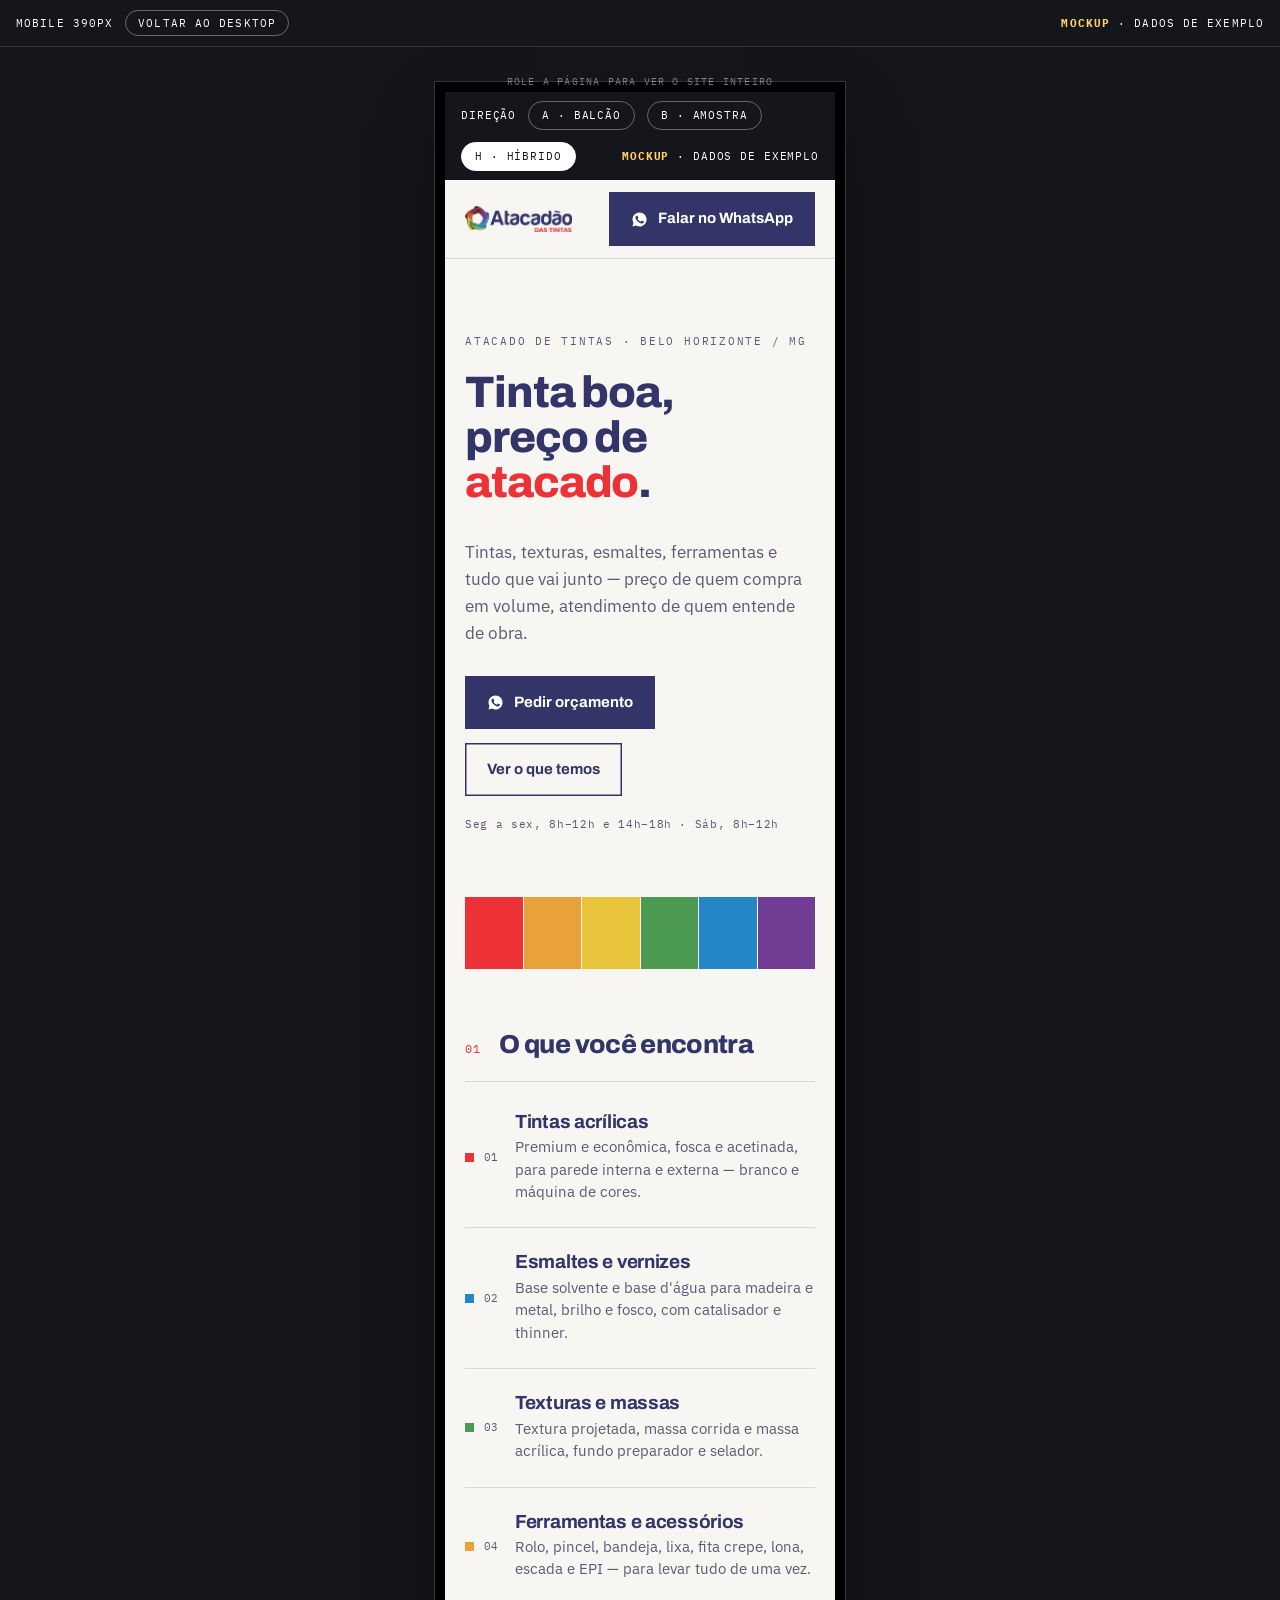
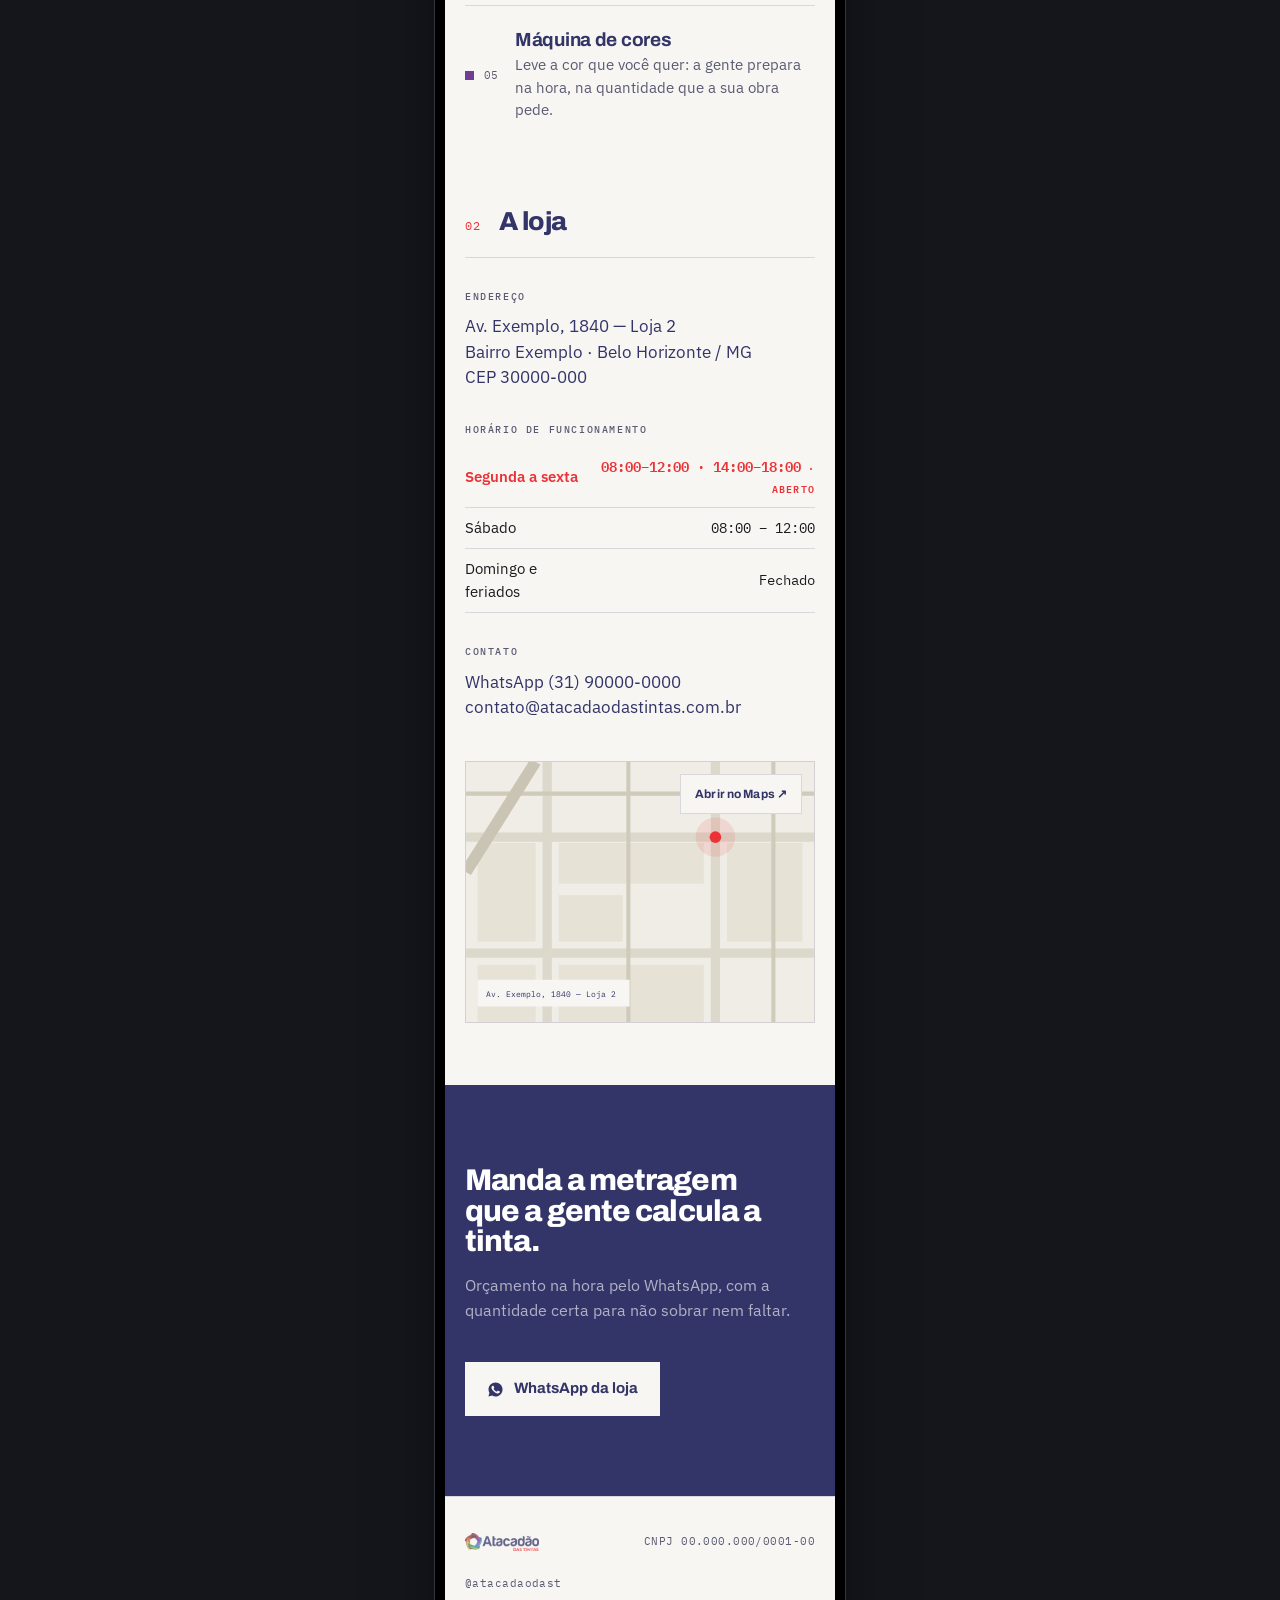
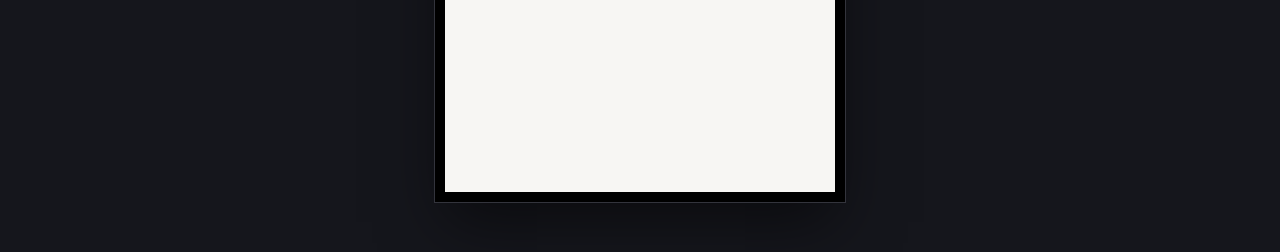
<file: mockups/mobile.html>
<!doctype html>
<html lang="pt-BR">
<head>
<meta charset="utf-8">
<meta name="viewport" content="width=device-width,initial-scale=1">
<title>Mobile — Híbrido · Atacadão das Tintas</title>
<link href="https://fonts.googleapis.com/css2?family=Archivo:wght@600;700;800&family=IBM+Plex+Sans:wght@400;500&family=IBM+Plex+Mono:wght@400;500&display=swap" rel="stylesheet">
<style>
  :root{--paper:#F7F6F3;--navy:#333468;--muted:#5A5B72;--line:rgba(51,52,104,.16)}
  *{box-sizing:border-box}
  body{margin:0;background:#15161c;color:#fff;font-family:"IBM Plex Sans",sans-serif}
  .top{position:sticky;top:0;z-index:5;display:flex;gap:12px;align-items:center;flex-wrap:wrap;
       padding:10px 16px;background:#15161c;border-bottom:1px solid rgba(255,255,255,.12);
       font-family:"IBM Plex Mono",monospace;font-size:11px;letter-spacing:.1em;text-transform:uppercase}
  .top a{color:#fff;text-decoration:none;border:1px solid rgba(255,255,255,.35);border-radius:999px;padding:5px 12px}
  .top b{color:#ffd166}
  .frame{display:flex;justify-content:center;padding:28px 16px 60px}
  .phone{background:var(--paper);width:390px;border-radius:0;overflow:hidden;
         box-shadow:0 0 0 10px #000,0 0 0 11px #33343c,0 30px 60px rgba(0,0,0,.5)}
  iframe{width:390px;height:3300px;border:0;display:block;background:var(--paper)}
  .hint{max-width:390px;margin:0 auto 4px;font-family:"IBM Plex Mono",monospace;font-size:10px;
        letter-spacing:.12em;text-transform:uppercase;color:rgba(255,255,255,.45);text-align:center}
</style>
</head>
<body>
  <div class="top">
    <span>Mobile 390px</span>
    <a href="hibrido.html">Voltar ao desktop</a>
    <span style="flex:1"></span>
    <span><b>mockup</b> · dados de exemplo</span>
  </div>
  <div class="frame">
    <div>
      <p class="hint">Role a página para ver o site inteiro</p>
      <div class="phone"><iframe src="hibrido.html?v=2" title="Prévia mobile"></iframe></div>
    </div>
  </div>
</body>
</html>
</file>
<file: assets/css/tokens.css>
/* ==========================================================================
   tokens.css — único lugar com valores de cor, tipografia e espaço.
   Nenhum componente deve usar hex; tudo passa por var(--token).
   Contraste verificado por tests/tokens.test.mjs.
   ========================================================================== */

/* ---- fontes auto-hospedadas (subset latino) ---- */
@font-face {
  font-family: "Archivo";
  src: url("../fonts/archivo-800.woff2") format("woff2");
  font-weight: 800;
  font-style: normal;
  font-display: swap;
}
@font-face {
  font-family: "IBM Plex Sans";
  src: url("../fonts/plex-sans-400.woff2") format("woff2");
  font-weight: 400;
  font-style: normal;
  font-display: swap;
}
@font-face {
  font-family: "IBM Plex Mono";
  src: url("../fonts/plex-mono-400.woff2") format("woff2");
  font-weight: 400;
  font-style: normal;
  font-display: swap;
}

:root {
  /* Cor — derivada da logo (spec §8.1) */
  --color-bg: #F7F6F3;          /* papel */
  --color-fg: #1F2033;          /* texto corrido */
  --color-heading: #333468;     /* navy da marca, títulos */
  --color-muted: #5A5B72;       /* texto secundário */
  --color-accent: #ED3237;      /* vermelho da marca: só texto >= 24px e elementos não textuais */
  --color-accent-text: #C42B2F; /* vermelho para texto pequeno (AA) */
  --color-dark: #282954;        /* bloco de CTA */
  --color-line: rgba(51, 52, 104, 0.16);
  --color-surface: #FFFFFF;     /* superfícies elevadas (botão sobre mapa) */
  --color-map: #EFEDE6;         /* fundo do cartão de mapa */
  --color-on-dark: #FFFFFF;     /* texto sobre o bloco escuro */
  --color-on-dark-muted: rgba(255, 255, 255, 0.65);

  /* Leque de cores do símbolo */
  --spectrum-1: #ED3237;
  --spectrum-2: #E9A13B;
  --spectrum-3: #E8C43B;
  --spectrum-4: #4C9A52;
  --spectrum-5: #2387C7;
  --spectrum-6: #703C94;

  /* Tipografia (spec §8.2) */
  --font-display: "Archivo", system-ui, -apple-system, "Segoe UI", sans-serif;
  --font-body: "IBM Plex Sans", system-ui, -apple-system, "Segoe UI", sans-serif;
  --font-mono: "IBM Plex Mono", ui-monospace, "Cascadia Mono", "Consolas", monospace;

  /* Escala de espaço */
  --step-1: 4px;
  --step-2: 8px;
  --step-3: 16px;
  --step-4: 24px;
  --step-5: 40px;
  --step-6: 64px;
  --step-7: 96px;

  --max-w: 1220px;
  --gutter: 32px;
}
</file>
<file: assets/css/styles.css>
/* ==========================================================================
   styles.css — layout e componentes. Nenhuma cor literal: tudo vem de tokens.
   ========================================================================== */

*,
*::before,
*::after { box-sizing: border-box; }

html { -webkit-text-size-adjust: 100%; }

body {
  margin: 0;
  background: var(--color-bg);
  color: var(--color-fg);
  font-family: var(--font-body);
  font-size: 16px;
  line-height: 1.55;
  -webkit-font-smoothing: antialiased;
}

h1, h2, h3 {
  margin: 0;
  font-family: var(--font-display);
  font-weight: 800;
  letter-spacing: -0.025em;
  line-height: 1.02;
}

p { margin: 0; }
a { color: inherit; }
img { display: block; max-width: 100%; }

:focus-visible {
  outline: 2px solid var(--color-accent-text);
  outline-offset: 3px;
}

section[id], main[id] { scroll-margin-top: var(--step-7); }

.wrap {
  max-width: var(--max-w);
  margin: 0 auto;
  padding: 0 var(--gutter);
}

.skip {
  position: absolute;
  left: -9999px;
  top: auto;
}
.skip:focus {
  left: 1rem;
  top: 1rem;
  z-index: 100;
  background: var(--color-bg);
  color: var(--color-heading);
  padding: 12px 16px;
  border: 1px solid var(--color-line);
  font-family: var(--font-mono);
  font-size: 12px;
}

.eyebrow,
.rotulo,
.num,
.mono {
  font-family: var(--font-mono);
  letter-spacing: 0.14em;
  text-transform: uppercase;
}

.eyebrow {
  font-size: 11px;
  color: var(--color-muted);
}

/* ---------- botões ---------- */

.btn {
  display: inline-flex;
  align-items: center;
  gap: 10px;
  padding: 15px 22px;
  border: 0;
  border-radius: 0;
  font-family: var(--font-display);
  font-weight: 700;
  font-size: 15px;
  letter-spacing: 0.01em;
  text-decoration: none;
  cursor: pointer;
  transition: transform 0.12s ease, background 0.12s ease;
}
.btn:hover { transform: translateY(-1px); }

.btn-solid {
  background: var(--color-heading);
  color: var(--color-on-dark);
}
.btn-solid:hover { background: var(--color-dark); }

.btn-ghost {
  background: transparent;
  color: var(--color-heading);
  box-shadow: inset 0 0 0 1.5px var(--color-heading);
}

.btn-paper {
  background: var(--color-bg);
  color: var(--color-heading);
}
.btn-paper:hover { background: var(--color-surface); }

/* ---------- cabeçalho ---------- */

.bar {
  position: sticky;
  top: 0;
  z-index: 20;
  background: var(--color-bg);
  border-bottom: 1px solid var(--color-line);
}

.bar-in {
  display: flex;
  align-items: center;
  justify-content: space-between;
  gap: var(--step-4);
  height: 78px;
}

.marca-link {
  display: flex;
  align-items: center;
  gap: 9px;
  min-height: 44px;
  text-decoration: none;
}
.marca-link img { width: 32px; height: 32px; }
.marca-texto {
  display: flex;
  flex-direction: column;
  justify-content: center;
  line-height: 1;
}
.marca-nome {
  font-family: var(--font-display);
  font-weight: 800;
  font-size: 17px;
  line-height: 1.05;
  letter-spacing: -0.02em;
  color: var(--color-heading);
}
.marca-sub {
  margin-top: 3px;
  font-family: var(--font-mono);
  font-size: 9px;
  letter-spacing: 0.18em;
  color: var(--color-accent-text);
}

.bar-nav {
  display: flex;
  align-items: center;
  gap: 26px;
  font-size: 13px;
}
.bar-nav a:not(.btn) {
  color: var(--color-muted);
  text-decoration: none;
}
.bar-nav a:not(.btn):hover { color: var(--color-heading); }
/* telefone: mono para os dígitos alinharem com a tabela de horários */
.bar-tel { font-family: var(--font-mono); font-variant-numeric: tabular-nums; }

/* ---------- hero ---------- */

.hero { padding: 74px 0 0; }

.hero-grid {
  display: grid;
  grid-template-columns: 1.6fr 0.9fr;
  gap: 60px;
  align-items: end;
}

h1 {
  margin-top: 20px;
  max-width: 14ch;
  font-size: clamp(44px, 6.2vw, 82px);
  color: var(--color-heading);
}
h1 em {
  font-style: normal;
  color: var(--color-accent);
}

.lede {
  margin-bottom: 28px;
  font-size: 17px;
  line-height: 1.6;
  color: var(--color-muted);
}

.ctas {
  display: flex;
  flex-wrap: wrap;
  gap: 14px;
}

.note {
  margin-top: 20px;
  font-family: var(--font-mono);
  font-size: 11px;
  letter-spacing: 0.06em;
  color: var(--color-muted);
}

/* ---------- leque de cores ---------- */

.deck {
  display: grid;
  grid-template-columns: repeat(6, 1fr);
  gap: 2px;
  height: 128px;
  margin-top: var(--step-6);
  background: var(--color-bg);
}
.deck div:nth-child(1) { background: var(--spectrum-1); }
.deck div:nth-child(2) { background: var(--spectrum-2); }
.deck div:nth-child(3) { background: var(--spectrum-3); }
.deck div:nth-child(4) { background: var(--spectrum-4); }
.deck div:nth-child(5) { background: var(--spectrum-5); }
.deck div:nth-child(6) { background: var(--spectrum-6); }

.deck-labels {
  display: grid;
  grid-template-columns: repeat(6, 1fr);
  gap: 2px;
  padding-top: 12px;
}
.deck-labels span {
  padding-left: 2px;
  font-family: var(--font-mono);
  font-size: 10px;
  letter-spacing: 0.14em;
  text-transform: uppercase;
  color: var(--color-muted);
}

/* ---------- seções ---------- */

.secao { padding: 86px 0; }

.sec-head {
  display: flex;
  align-items: baseline;
  gap: 18px;
  margin-bottom: 6px;
  padding-bottom: 22px;
  border-bottom: 1px solid var(--color-line);
}
.num {
  font-size: 12px;
  letter-spacing: 0.1em;
  color: var(--color-accent-text);
}
.sec-head h2 {
  font-size: clamp(26px, 3vw, 38px);
  color: var(--color-heading);
}

/* ---------- linhas de produto ---------- */

.linha-produto {
  display: grid;
  grid-template-columns: 52px 1fr;
  gap: var(--step-4);
  align-items: start;
  padding: 24px 0;
  border-bottom: 1px solid var(--color-line);
}
.linha-produto:last-child { border-bottom: 0; }

.indice {
  display: flex;
  align-items: center;
  gap: 10px;
  font-family: var(--font-mono);
  font-size: 11px;
  color: var(--color-muted);
}
.indice i {
  display: block;
  flex: none;
  width: 9px;
  height: 9px;
}
.linha-produto:nth-of-type(1) .indice i { background: var(--spectrum-1); }
.linha-produto:nth-of-type(2) .indice i { background: var(--spectrum-2); }
.linha-produto:nth-of-type(3) .indice i { background: var(--spectrum-3); }
.linha-produto:nth-of-type(4) .indice i { background: var(--spectrum-4); }
.linha-produto:nth-of-type(5) .indice i { background: var(--spectrum-5); }

.linha-produto h3 {
  font-size: clamp(19px, 2vw, 25px);
  font-weight: 700;
  letter-spacing: -0.015em;
  color: var(--color-heading);
}
.linha-produto p {
  margin-top: 5px;
  max-width: 60ch;
  font-size: 14.5px;
  color: var(--color-muted);
}

/* ---------- a loja ---------- */

.secao-loja { padding-top: 0; }

.loja {
  display: grid;
  grid-template-columns: 1.05fr 0.95fr;
  gap: 56px;
  align-items: start;
  margin-top: var(--step-5);
}

.bloco { margin-bottom: 34px; }
.bloco:last-child { margin-bottom: 0; }

.rotulo {
  margin-bottom: 12px;
  font-size: 10px;
  font-weight: 400;
  color: var(--color-muted);
}

address {
  font-style: normal;
  font-size: 17px;
  line-height: 1.5;
  color: var(--color-heading);
}

.horarios {
  width: 100%;
  border-collapse: collapse;
  font-size: 14.5px;
}
.horarios caption {
  position: absolute;
  width: 1px;
  height: 1px;
  overflow: hidden;
  clip-path: inset(50%);
  white-space: nowrap;
}
.horarios th {
  padding: 9px 0;
  border-bottom: 1px solid var(--color-line);
  font-weight: 400;
  text-align: left;
}
.horarios td {
  padding: 9px 0;
  border-bottom: 1px solid var(--color-line);
  font-family: var(--font-mono);
  font-size: 13.5px;
  font-variant-numeric: tabular-nums;
  text-align: right;
}
.horarios tr.hoje th,
.horarios tr.hoje td {
  color: var(--color-accent-text);
}
/* "hoje" em texto: o destaque nao pode depender so da cor (§11.7) */
.horarios tr.hoje th::after {
  content: " · hoje";
  font-family: var(--font-mono);
  font-size: 10px;
  font-weight: 400;
  letter-spacing: 0.08em;
  text-transform: uppercase;
  white-space: nowrap;
}

.status {
  min-height: 1em;
  margin-top: 10px;
  font-family: var(--font-mono);
  font-size: 11px;
  letter-spacing: 0.06em;
  color: var(--color-accent-text);
}

.contato-linha { font-size: 16px; color: var(--color-heading); }
.contato-linha a {
  display: inline-flex;
  align-items: center;
  min-height: 44px;
  text-decoration: none;
  border-bottom: 1px solid var(--color-line);
}
.contato-linha a:hover { border-bottom-color: var(--color-accent); }

/* ---------- mapa ---------- */

.mapcard {
  position: relative;
  overflow: hidden;
  aspect-ratio: 4 / 3;
  border: 1px solid var(--color-line);
  background: var(--color-map);
}
.mapcard img {
  display: block;
  width: 100%;
  height: auto;
}
.mapbtn {
  position: absolute;
  top: 12px;
  right: 12px;
  display: inline-flex;
  align-items: center;
  min-height: 44px;
  padding: 10px 14px;
  border: 1px solid var(--color-line);
  background: var(--color-bg);
  color: var(--color-heading);
  font-family: var(--font-display);
  font-weight: 700;
  font-size: 12px;
  text-decoration: none;
}
.mapbtn:hover { background: var(--color-surface); }

/* ---------- CTA final ---------- */

.cta {
  padding: 80px 0;
  background: var(--color-dark);
  color: var(--color-on-dark);
}
.cta :focus-visible {
  outline: 2px solid var(--color-on-dark);
  outline-offset: 3px;
}
.cta-in {
  display: flex;
  flex-wrap: wrap;
  align-items: flex-end;
  justify-content: space-between;
  gap: var(--step-5);
}
.cta h2 {
  max-width: 16ch;
  font-size: clamp(30px, 4.2vw, 54px);
  letter-spacing: -0.03em;
}
.cta p {
  max-width: 38ch;
  margin-top: 16px;
  font-size: 16px;
  color: var(--color-on-dark-muted);
}

/* ---------- rodapé ---------- */

.foot {
  padding: 36px 0 46px;
  border-top: 1px solid var(--color-line);
  font-size: 12px;
  color: var(--color-muted);
}
.foot-in {
  display: flex;
  flex-wrap: wrap;
  align-items: center;
  justify-content: space-between;
  gap: var(--step-4);
}
.foot img { width: auto; height: 22px; opacity: 0.75; }
.foot .mono {
  font-size: 11px;
  letter-spacing: 0.04em;
  text-decoration: none;
}
.foot a {
  display: inline-flex;
  align-items: center;
  min-height: 44px;
}
.foot a:hover { color: var(--color-heading); }

@media (prefers-reduced-motion: reduce) {
  .btn,
  .btn:hover {
    transition: none;
    transform: none;
  }
}

/* ---------- mobile ---------- */

@media (max-width: 900px) {
  :root { --gutter: 20px; }

  .bar { position: static; }
  .bar-in { height: 68px; }
  .marca-link img { width: 28px; height: 28px; }
  .marca-nome { font-size: 15px; }
  .marca-sub { display: none; }
  .bar-nav { gap: 12px; }
  .bar-nav a:not(.btn) { display: none; }
  .bar-nav .btn { min-height: 44px; padding: 12px 14px; font-size: 13px; }

  .hero { padding: 44px 0 0; }
  .hero-grid { grid-template-columns: 1fr; gap: 28px; align-items: start; }
  h1 { max-width: 14ch; font-size: clamp(38px, 11vw, 56px); }

  .deck { grid-template-columns: repeat(6, 1fr); gap: 1px; height: 72px; margin-top: 36px; }
  .deck-labels { display: none; }

  .secao { padding: 56px 0; }
  .secao-loja { padding-top: 0; }
  .loja { grid-template-columns: 1fr; gap: 36px; }
  .linha-produto { grid-template-columns: 34px 1fr; gap: 16px; }
  .horarios td { white-space: nowrap; }

  .cta { padding: 56px 0; }
  .foot { padding: 28px 0 36px; }
}

/* ---------- tablet (iPad em p� e deitado) ---------- */

@media (min-width: 901px) and (max-width: 1120px) {
  .hero { padding: 56px 0 0; }
  .hero-grid { grid-template-columns: 1fr; gap: 28px; align-items: start; }
  .hero-side { max-width: 52ch; }
  h1 { max-width: 15ch; font-size: clamp(48px, 7.4vw, 76px); }

  .secao { padding: 68px 0; }
  .secao-loja { padding-top: 0; }
  .loja { grid-template-columns: 1fr 1fr; gap: 36px; }
  .linha-produto { grid-template-columns: 44px 1fr; }
}
</file>
